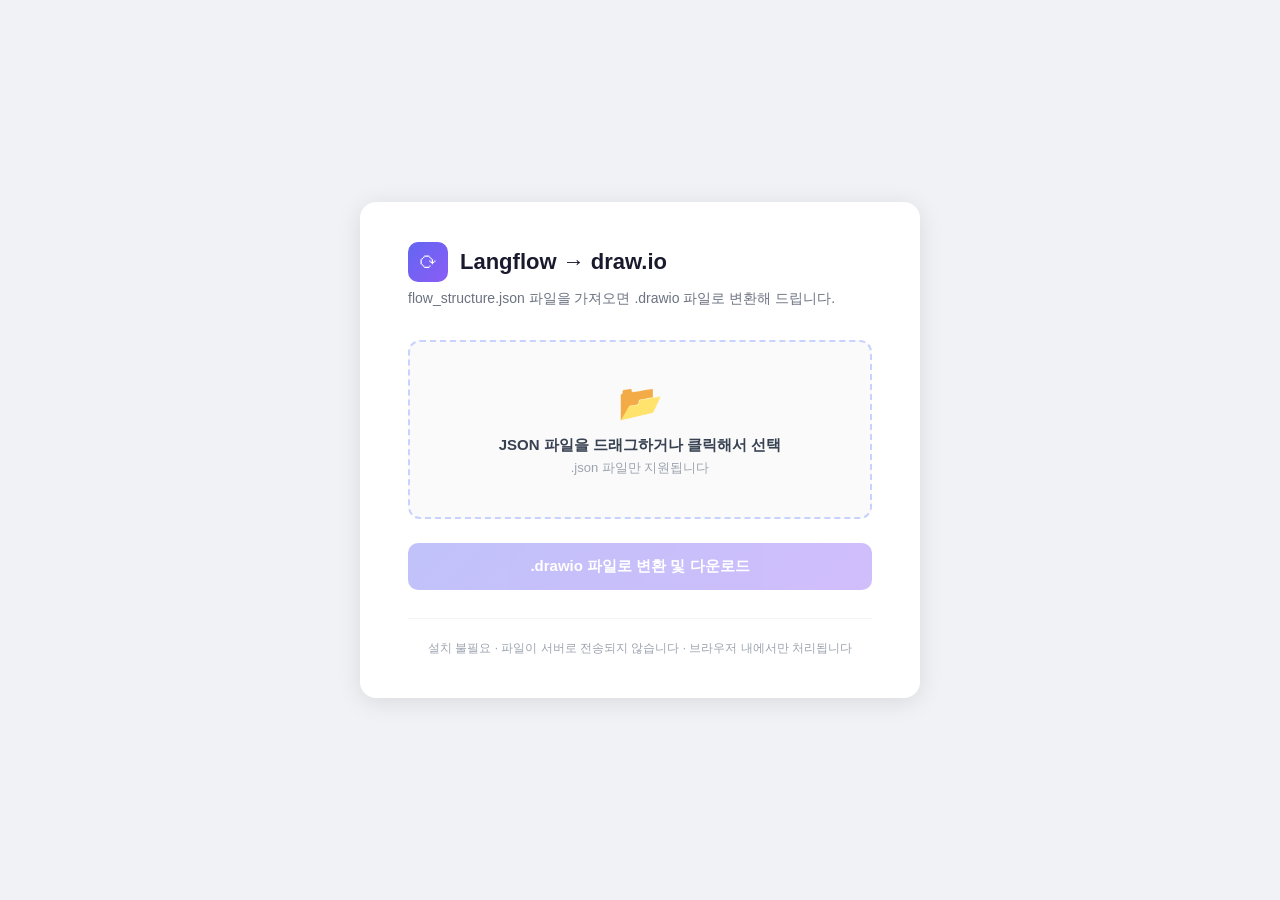
<file: flow_to_drawio.html>
<!DOCTYPE html>
<html lang="ko">
<head>
  <meta charset="UTF-8" />
  <meta name="viewport" content="width=device-width, initial-scale=1.0" />
  <title>Langflow → draw.io 변환기</title>
  <style>
    *, *::before, *::after { box-sizing: border-box; margin: 0; padding: 0; }

    body {
      font-family: -apple-system, BlinkMacSystemFont, "Segoe UI", Roboto, sans-serif;
      background: #f0f2f5;
      min-height: 100vh;
      display: flex;
      align-items: center;
      justify-content: center;
      padding: 24px;
    }

    .card {
      background: #fff;
      border-radius: 16px;
      box-shadow: 0 4px 24px rgba(0,0,0,0.10);
      padding: 40px 48px;
      max-width: 560px;
      width: 100%;
    }

    .logo {
      display: flex;
      align-items: center;
      gap: 12px;
      margin-bottom: 8px;
    }

    .logo-icon {
      width: 40px;
      height: 40px;
      background: linear-gradient(135deg, #6366f1, #8b5cf6);
      border-radius: 10px;
      display: flex;
      align-items: center;
      justify-content: center;
      color: #fff;
      font-size: 20px;
    }

    h1 {
      font-size: 22px;
      font-weight: 700;
      color: #1a1a2e;
    }

    .subtitle {
      color: #6b7280;
      font-size: 14px;
      margin-bottom: 32px;
      margin-top: 4px;
    }

    /* Drop zone */
    .dropzone {
      border: 2px dashed #c7d2fe;
      border-radius: 12px;
      padding: 40px 24px;
      text-align: center;
      cursor: pointer;
      transition: border-color 0.2s, background 0.2s;
      background: #fafafa;
      position: relative;
    }

    .dropzone.hover {
      border-color: #6366f1;
      background: #eef2ff;
    }

    .dropzone.has-file {
      border-color: #10b981;
      background: #f0fdf4;
    }

    .dropzone input[type="file"] {
      position: absolute;
      inset: 0;
      opacity: 0;
      cursor: pointer;
      width: 100%;
      height: 100%;
    }

    .drop-icon {
      font-size: 36px;
      margin-bottom: 12px;
    }

    .drop-title {
      font-size: 15px;
      font-weight: 600;
      color: #374151;
      margin-bottom: 4px;
    }

    .drop-hint {
      font-size: 13px;
      color: #9ca3af;
    }

    /* File info */
    .file-info {
      display: none;
      align-items: center;
      gap: 12px;
      margin-top: 16px;
      padding: 12px 16px;
      background: #f3f4f6;
      border-radius: 8px;
    }

    .file-info.visible { display: flex; }

    .file-icon { font-size: 22px; }

    .file-details { flex: 1; min-width: 0; }

    .file-name {
      font-size: 14px;
      font-weight: 600;
      color: #111827;
      white-space: nowrap;
      overflow: hidden;
      text-overflow: ellipsis;
    }

    .file-meta { font-size: 12px; color: #6b7280; margin-top: 2px; }

    .remove-btn {
      background: none;
      border: none;
      cursor: pointer;
      color: #9ca3af;
      font-size: 18px;
      padding: 4px;
      border-radius: 4px;
      line-height: 1;
    }

    .remove-btn:hover { color: #ef4444; background: #fee2e2; }

    /* Stats */
    .stats {
      display: none;
      gap: 12px;
      margin-top: 16px;
    }

    .stats.visible { display: flex; }

    .stat {
      flex: 1;
      background: #f9fafb;
      border: 1px solid #e5e7eb;
      border-radius: 8px;
      padding: 10px 14px;
      text-align: center;
    }

    .stat-value {
      font-size: 22px;
      font-weight: 700;
      color: #6366f1;
    }

    .stat-label { font-size: 11px; color: #9ca3af; margin-top: 2px; }

    /* Convert button */
    .convert-btn {
      width: 100%;
      margin-top: 24px;
      padding: 14px;
      background: linear-gradient(135deg, #6366f1, #8b5cf6);
      color: #fff;
      border: none;
      border-radius: 10px;
      font-size: 15px;
      font-weight: 600;
      cursor: pointer;
      transition: opacity 0.2s, transform 0.1s;
    }

    .convert-btn:disabled {
      opacity: 0.4;
      cursor: not-allowed;
      transform: none;
    }

    .convert-btn:not(:disabled):hover { opacity: 0.92; }
    .convert-btn:not(:disabled):active { transform: scale(0.99); }

    /* Toast */
    .toast {
      display: none;
      align-items: center;
      gap: 10px;
      margin-top: 16px;
      padding: 12px 16px;
      border-radius: 8px;
      font-size: 14px;
    }

    .toast.success {
      display: flex;
      background: #f0fdf4;
      border: 1px solid #bbf7d0;
      color: #15803d;
    }

    .toast.error {
      display: flex;
      background: #fef2f2;
      border: 1px solid #fecaca;
      color: #b91c1c;
    }

    .footer {
      margin-top: 28px;
      padding-top: 20px;
      border-top: 1px solid #f3f4f6;
      font-size: 12px;
      color: #9ca3af;
      text-align: center;
      line-height: 1.6;
    }
  </style>
</head>
<body>
<div class="card">
  <div class="logo">
    <div class="logo-icon">⟳</div>
    <h1>Langflow → draw.io</h1>
  </div>
  <p class="subtitle">flow_structure.json 파일을 가져오면 .drawio 파일로 변환해 드립니다.</p>

  <!-- Drop zone -->
  <div class="dropzone" id="dropzone">
    <input type="file" id="fileInput" accept=".json,application/json" />
    <div class="drop-icon">📂</div>
    <div class="drop-title">JSON 파일을 드래그하거나 클릭해서 선택</div>
    <div class="drop-hint">.json 파일만 지원됩니다</div>
  </div>

  <!-- Selected file info -->
  <div class="file-info" id="fileInfo">
    <span class="file-icon">📄</span>
    <div class="file-details">
      <div class="file-name" id="fileName"></div>
      <div class="file-meta" id="fileMeta"></div>
    </div>
    <button class="remove-btn" id="removeBtn" title="파일 제거">✕</button>
  </div>

  <!-- Stats -->
  <div class="stats" id="stats">
    <div class="stat">
      <div class="stat-value" id="statNodes">—</div>
      <div class="stat-label">노드</div>
    </div>
    <div class="stat">
      <div class="stat-value" id="statEdges">—</div>
      <div class="stat-label">엣지</div>
    </div>
    <div class="stat">
      <div class="stat-value" id="statName">—</div>
      <div class="stat-label">플로우 이름</div>
    </div>
  </div>

  <!-- Convert button -->
  <button class="convert-btn" id="convertBtn" disabled>
    .drawio 파일로 변환 및 다운로드
  </button>

  <!-- Result toast -->
  <div class="toast" id="toast"></div>

  <div class="footer">
    설치 불필요 · 파일이 서버로 전송되지 않습니다 · 브라우저 내에서만 처리됩니다
  </div>
</div>

<script>
// ─────────────────────────────────────────────
// draw.io 스타일 상수
// ─────────────────────────────────────────────
const COMPONENT_STYLES = {
  // Langflow 기본 컴포넌트
  ChatInput:         "rounded=1;whiteSpace=wrap;html=1;fillColor=#dae8fc;strokeColor=#6c8ebf;fontStyle=1;fontSize=12;",
  ChatOutput:        "rounded=1;whiteSpace=wrap;html=1;fillColor=#d5e8d4;strokeColor=#82b366;fontStyle=1;fontSize=12;",
  TextInput:         "rounded=1;whiteSpace=wrap;html=1;fillColor=#fff2cc;strokeColor=#d6b656;fontSize=11;",
  OpenAIModel:       "rounded=1;whiteSpace=wrap;html=1;fillColor=#f8cecc;strokeColor=#b85450;fontStyle=1;fontSize=12;",
  Prompt:            "rounded=1;whiteSpace=wrap;html=1;fillColor=#e1d5e7;strokeColor=#9673a6;fontSize=12;",
  // flow_structure.json 타입
  LLM:               "rounded=1;whiteSpace=wrap;html=1;fillColor=#f8cecc;strokeColor=#b85450;fontStyle=1;fontSize=12;",
  Memory:            "rounded=1;whiteSpace=wrap;html=1;fillColor=#fff2cc;strokeColor=#d6b656;fontSize=11;",
  ConditionalRouter: "rhombus;whiteSpace=wrap;html=1;fillColor=#ffe6cc;strokeColor=#d79b00;fontSize=11;",
  Tool:              "rounded=1;whiteSpace=wrap;html=1;fillColor=#d5e8d4;strokeColor=#82b366;fontSize=11;",
  Agent:             "rounded=1;whiteSpace=wrap;html=1;fillColor=#dae8fc;strokeColor=#6c8ebf;fontStyle=1;fontSize=12;",
  APICall:           "rounded=1;whiteSpace=wrap;html=1;fillColor=#f5f5f5;strokeColor=#666666;fontSize=11;",
  Output:            "rounded=1;whiteSpace=wrap;html=1;fillColor=#d5e8d4;strokeColor=#82b366;fontStyle=1;fontSize=12;",
};

const DEFAULT_NODE_STYLE =
  "rounded=1;whiteSpace=wrap;html=1;fillColor=#f5f5f5;strokeColor=#666666;fontColor=#333333;fontSize=11;";

const EDGE_STYLE =
  "edgeStyle=orthogonalEdgeStyle;rounded=0;orthogonalLoop=1;jettySize=auto;" +
  "exitX=1;exitY=0.5;exitDx=0;exitDy=0;entryX=0;entryY=0.5;entryDx=0;entryDy=0;";

// ConditionalRouter는 더 크게
const NODE_WIDTH  = 200;
const NODE_HEIGHT = 70;
const COLS        = 4;    // 자동 배치: 한 행당 노드 수
const COL_GAP     = 260;  // 열 간격 (px)
const ROW_GAP     = 120;  // 행 간격 (px)
const MARGIN      = 40;   // 시작 여백

// ─────────────────────────────────────────────
// JSON 구조 정규화 (두 가지 포맷 모두 지원)
// ─────────────────────────────────────────────
// 포맷 A: flow_structure.json  → { name, nodes[], edges[] }
// 포맷 B: Langflow export      → { data: { nodes[], edges[] } }
function normalizeFlow(flow) {
  // 포맷 A: 루트에 nodes 배열이 있는 경우
  if (Array.isArray(flow.nodes)) {
    const nodes = flow.nodes.map((n, idx) => ({
      id:          n.id || `node_${idx}`,
      type:        n.type || "Unknown",
      label:       n.label || n.id || "Unknown",
      description: n.description || "",
      subtype:     n.subtype || "",
      // 위치 정보가 없으면 그리드 자동 배치
      x: n.position ? Math.round(n.position.x) : MARGIN + (idx % COLS) * COL_GAP,
      y: n.position ? Math.round(n.position.y) : MARGIN + Math.floor(idx / COLS) * ROW_GAP,
    }));

    const edges = (flow.edges || []).map((e, idx) => ({
      id:     e.id || `edge_${idx}`,
      source: e.source || e.from || "",
      target: e.target || e.to   || "",
      label:  e.label  || e.condition || "",
    }));

    return { name: flow.name || "flow", nodes, edges };
  }

  // 포맷 B: Langflow export (data.nodes)
  const data  = flow.data || {};
  const rawNodes = data.nodes || [];
  const rawEdges = data.edges || [];

  const nodes = rawNodes.map((n, idx) => {
    const nd = n.data || {};
    const info = nd.node || {};
    return {
      id:          n.id || `node_${idx}`,
      type:        nd.type || "Unknown",
      label:       info.display_name || nd.type || "Unknown",
      description: info.description  || "",
      subtype:     "",
      x: n.position ? Math.round(n.position.x) : MARGIN + (idx % COLS) * COL_GAP,
      y: n.position ? Math.round(n.position.y) : MARGIN + Math.floor(idx / COLS) * ROW_GAP,
    };
  });

  const edges = rawEdges.map((e, idx) => ({
    id:     e.id || `edge_${idx}`,
    source: e.source || "",
    target: e.target || "",
    label:  e.sourceHandle && e.targetHandle
              ? `${e.sourceHandle} → ${e.targetHandle}`
              : "",
  }));

  return { name: flow.name || "flow", nodes, edges };
}

// ─────────────────────────────────────────────
// 유틸
// ─────────────────────────────────────────────
function escape(str) {
  return String(str)
    .replace(/&/g, "&amp;")
    .replace(/</g, "&lt;")
    .replace(/>/g, "&gt;")
    .replace(/"/g, "&quot;");
}

function nodeStyle(type) {
  return COMPONENT_STYLES[type] || DEFAULT_NODE_STYLE;
}

function nodeSize(type) {
  // ConditionalRouter(다이아몬드)는 더 크게
  if (type === "ConditionalRouter") return { w: 220, h: 100 };
  return { w: NODE_WIDTH, h: NODE_HEIGHT };
}

// ─────────────────────────────────────────────
// 변환 함수
// ─────────────────────────────────────────────
function convertToDrawio(flow) {
  const { name, nodes, edges } = normalizeFlow(flow);

  const lines = [];
  lines.push('<?xml version="1.0" encoding="UTF-8"?>');
  lines.push('<mxGraphModel dx="1422" dy="762" grid="1" gridSize="10" guides="1" tooltips="1"' +
    ' connect="1" arrows="1" fold="1" page="1" pageScale="1"' +
    ' pageWidth="1654" pageHeight="1169" math="0" shadow="0">');
  lines.push('  <root>');
  lines.push('    <mxCell id="0"/>');
  lines.push('    <mxCell id="1" parent="0"/>');

  // Nodes
  for (const node of nodes) {
    const id    = escape(node.id);
    const style = escape(nodeStyle(node.type));
    const { w, h } = nodeSize(node.type);

    // 라벨: bold 이름 + 이탤릭 타입 (다르면)
    let labelParts = [`&lt;b&gt;${escape(node.label)}&lt;/b&gt;`];
    if (node.type && node.type !== node.label) {
      labelParts.push(`&lt;i style='font-size:9px'&gt;${escape(node.type)}&lt;/i&gt;`);
    }
    if (node.subtype) {
      labelParts.push(`&lt;i style='font-size:9px;color:#888'&gt;[${escape(node.subtype)}]&lt;/i&gt;`);
    }
    const label = labelParts.join("&lt;br/&gt;");

    // description을 tooltip으로
    const tooltip = node.description ? ` tooltip="${escape(node.description)}"` : "";

    lines.push(
      `    <mxCell id="${id}" value="${label}"${tooltip} style="${style}" vertex="1" parent="1">`
    );
    lines.push(
      `      <mxGeometry x="${node.x}" y="${node.y}" width="${w}" height="${h}" as="geometry"/>`
    );
    lines.push("    </mxCell>");
  }

  // Edges
  for (const edge of edges) {
    const id    = escape(edge.id);
    const src   = escape(edge.source);
    const tgt   = escape(edge.target);
    const label = escape(edge.label || "");

    lines.push(
      `    <mxCell id="${id}" value="${label}" style="${escape(EDGE_STYLE)}"` +
      ` edge="1" source="${src}" target="${tgt}" parent="1">`
    );
    lines.push('      <mxGeometry relative="1" as="geometry"/>');
    lines.push("    </mxCell>");
  }

  lines.push("  </root>");
  lines.push("</mxGraphModel>");

  return lines.join("\n");
}

// ─────────────────────────────────────────────
// UI 로직
// ─────────────────────────────────────────────
let currentFlow    = null;
let currentFileName = "";

const dropzone   = document.getElementById("dropzone");
const fileInput  = document.getElementById("fileInput");
const fileInfo   = document.getElementById("fileInfo");
const fileName   = document.getElementById("fileName");
const fileMeta   = document.getElementById("fileMeta");
const removeBtn  = document.getElementById("removeBtn");
const statsEl    = document.getElementById("stats");
const statNodes  = document.getElementById("statNodes");
const statEdges  = document.getElementById("statEdges");
const statName   = document.getElementById("statName");
const convertBtn = document.getElementById("convertBtn");
const toast      = document.getElementById("toast");

function showToast(type, msg) {
  toast.className = `toast ${type}`;
  toast.innerHTML = (type === "success" ? "✅ " : "❌ ") + msg;
}

function clearToast() {
  toast.className = "toast";
  toast.textContent = "";
}

function resetUI() {
  currentFlow = null;
  currentFileName = "";
  fileInfo.classList.remove("visible");
  statsEl.classList.remove("visible");
  dropzone.classList.remove("has-file");
  convertBtn.disabled = true;
  clearToast();
  fileInput.value = "";
}

function loadFile(file) {
  if (!file) return;
  if (!file.name.endsWith(".json")) {
    showToast("error", ".json 파일만 지원됩니다.");
    return;
  }

  const reader = new FileReader();
  reader.onload = (e) => {
    try {
      const flow = JSON.parse(e.target.result);
      // 두 포맷 모두 지원: 포맷A(flow.nodes) / 포맷B(flow.data.nodes)
      const normalized = normalizeFlow(flow);

      currentFlow     = flow;
      currentFileName = file.name;

      // Update file info
      fileName.textContent = file.name;
      fileMeta.textContent = `${(file.size / 1024).toFixed(1)} KB`;
      fileInfo.classList.add("visible");

      // Update stats
      statNodes.textContent = normalized.nodes.length;
      statEdges.textContent = normalized.edges.length;
      statName.textContent  = normalized.name || "—";
      statsEl.classList.add("visible");

      dropzone.classList.add("has-file");
      convertBtn.disabled = false;
      clearToast();
    } catch {
      showToast("error", "JSON 파싱 실패: 올바른 Langflow flow 파일인지 확인하세요.");
    }
  };
  reader.readAsText(file);
}

// Drag & drop
dropzone.addEventListener("dragover", (e) => {
  e.preventDefault();
  dropzone.classList.add("hover");
});
dropzone.addEventListener("dragleave", () => dropzone.classList.remove("hover"));
dropzone.addEventListener("drop", (e) => {
  e.preventDefault();
  dropzone.classList.remove("hover");
  const file = e.dataTransfer.files[0];
  if (file) loadFile(file);
});

// File picker
fileInput.addEventListener("change", () => {
  if (fileInput.files[0]) loadFile(fileInput.files[0]);
});

// Remove file
removeBtn.addEventListener("click", (e) => {
  e.stopPropagation();
  resetUI();
});

// Convert & download
convertBtn.addEventListener("click", () => {
  if (!currentFlow) return;

  try {
    const xml       = convertToDrawio(currentFlow);
    const blob      = new Blob([xml], { type: "application/xml" });
    const url       = URL.createObjectURL(blob);
    const a         = document.createElement("a");
    const outName   = currentFileName.replace(/\.json$/i, ".drawio");

    a.href     = url;
    a.download = outName;
    a.click();
    URL.revokeObjectURL(url);

    const nodes = (currentFlow.data?.nodes || []).length;
    const edges = (currentFlow.data?.edges || []).length;
    showToast("success", `${outName} 다운로드 완료 (노드 ${nodes}개, 엣지 ${edges}개)`);
  } catch (err) {
    showToast("error", `변환 실패: ${err.message}`);
  }
});
</script>
</body>
</html>
</file>
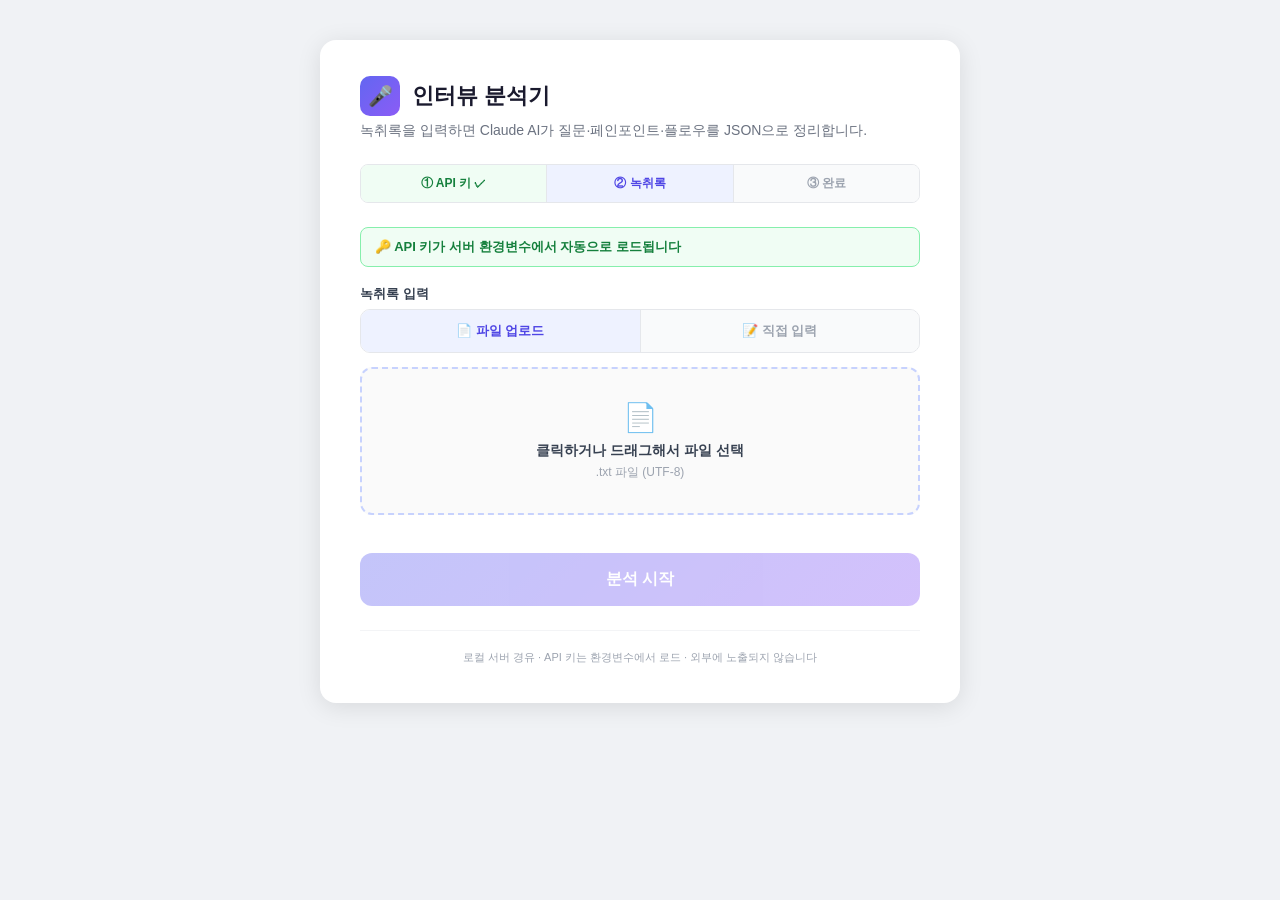
<file: interview_analyzer.html>
<!DOCTYPE html>
<html lang="ko">
<head>
  <meta charset="UTF-8" />
  <meta name="viewport" content="width=device-width, initial-scale=1.0, maximum-scale=1.0, user-scalable=no" />
  <meta name="apple-mobile-web-app-capable" content="yes" />
  <title>인터뷰 분석기 — Interview Insights</title>
  <style>
    *, *::before, *::after { box-sizing: border-box; margin: 0; padding: 0; }
    :root { --safe-b: env(safe-area-inset-bottom, 0px); }

    body {
      font-family: -apple-system, BlinkMacSystemFont, "Segoe UI", Roboto, sans-serif;
      background: #f0f2f5;
      min-height: 100vh; min-height: 100dvh;
      display: flex; align-items: flex-start; justify-content: center;
      padding: 40px 24px;
      -webkit-text-size-adjust: 100%;
    }

    .card {
      background: #fff; border-radius: 16px;
      box-shadow: 0 4px 24px rgba(0,0,0,0.10);
      padding: 36px 40px; max-width: 640px; width: 100%;
    }

    .logo { display: flex; align-items: center; gap: 12px; margin-bottom: 6px; }
    .logo-icon {
      width: 40px; height: 40px; flex-shrink: 0;
      background: linear-gradient(135deg, #6366f1, #8b5cf6);
      border-radius: 10px; display: flex; align-items: center;
      justify-content: center; color: #fff; font-size: 20px;
    }
    h1 { font-size: 22px; font-weight: 700; color: #1a1a2e; }
    .subtitle { color: #6b7280; font-size: 14px; margin-bottom: 24px; margin-top: 4px; }

    /* Steps */
    .steps {
      display: flex; margin-bottom: 24px;
      border-radius: 8px; overflow: hidden; border: 1px solid #e5e7eb;
    }
    .step {
      flex: 1; padding: 10px 4px; text-align: center;
      font-size: 12px; font-weight: 600; color: #9ca3af;
      background: #f9fafb; border-right: 1px solid #e5e7eb; white-space: nowrap;
    }
    .step:last-child { border-right: none; }
    .step.active { background: #eef2ff; color: #4f46e5; }
    .step.done   { background: #f0fdf4; color: #15803d; }

    .env-badge {
      display: flex; align-items: center; gap: 8px;
      background: #f0fdf4; border: 1px solid #86efac;
      border-radius: 8px; padding: 10px 14px;
      font-size: 13px; color: #15803d; font-weight: 600;
      margin-bottom: 18px;
    }

    /* Fields */
    label { display: block; font-size: 13px; font-weight: 600; color: #374151; margin-bottom: 6px; }
    label span { font-weight: 400; color: #9ca3af; font-size: 12px; margin-left: 4px; }
    .field { margin-bottom: 18px; }

    /* 16px prevents iOS auto-zoom */
    input[type="password"], input[type="text"], textarea {
      width: 100%; padding: 12px 14px;
      border: 1px solid #d1d5db; border-radius: 8px;
      font-size: 16px; color: #111827; font-family: inherit;
      -webkit-appearance: none;
      transition: border-color .2s, box-shadow .2s;
    }
    input:focus, textarea:focus {
      outline: none; border-color: #6366f1;
      box-shadow: 0 0 0 3px rgba(99,102,241,.12);
    }

    .save-key {
      display: flex; align-items: center; gap: 6px;
      font-size: 12px; color: #9ca3af; margin-top: 6px;
      cursor: pointer; -webkit-tap-highlight-color: transparent;
    }
    .save-key input[type="checkbox"] { width: 16px; height: 16px; }

    .tip {
      background: #fefce8; border: 1px solid #fde68a;
      border-radius: 8px; padding: 10px 14px;
      font-size: 12px; color: #92400e; margin-bottom: 18px; line-height: 1.6;
    }

    /* Input mode tabs */
    .input-tabs {
      display: flex; border: 1px solid #e5e7eb;
      border-radius: 10px; overflow: hidden; margin-bottom: 14px;
    }
    .tab-btn {
      flex: 1; padding: 12px 6px; border: none; background: #f9fafb;
      font-size: 13px; font-weight: 600; color: #9ca3af;
      cursor: pointer; text-align: center;
      border-right: 1px solid #e5e7eb;
      -webkit-tap-highlight-color: transparent;
      transition: background .2s, color .2s;
    }
    .tab-btn:last-child { border-right: none; }
    .tab-btn.active { background: #eef2ff; color: #4f46e5; }
    .tab-btn:active  { background: #e0e7ff; }

    .tab-panel { display: none; }
    .tab-panel.active { display: block; }

    /* Drop zone */
    .dropzone {
      border: 2px dashed #c7d2fe; border-radius: 12px;
      padding: 32px 16px; text-align: center; cursor: pointer;
      background: #fafafa; transition: border-color .2s, background .2s;
      position: relative;
      min-height: 110px; display: flex; flex-direction: column;
      align-items: center; justify-content: center;
    }
    .dropzone.hover  { border-color: #6366f1; background: #eef2ff; }
    .dropzone.loaded { border-color: #10b981; background: #f0fdf4; }
    .dropzone input[type="file"] {
      position: absolute; inset: 0; opacity: 0; cursor: pointer;
      width: 100%; height: 100%;
    }
    .drop-icon  { font-size: 28px; margin-bottom: 8px; }
    .drop-title { font-size: 14px; font-weight: 600; color: #374151; }
    .drop-hint  { font-size: 12px; color: #9ca3af; margin-top: 4px; }

    .file-badge {
      display: none; align-items: center; gap: 10px; margin-top: 12px;
      padding: 12px 14px; background: #f3f4f6; border-radius: 8px;
    }
    .file-badge.visible { display: flex; }
    .file-badge-name {
      font-size: 13px; font-weight: 600; flex: 1;
      overflow: hidden; text-overflow: ellipsis; white-space: nowrap;
    }
    .file-badge-meta { font-size: 11px; color: #6b7280; flex-shrink: 0; }
    .remove-btn {
      background: none; border: none; cursor: pointer; color: #9ca3af;
      font-size: 18px; border-radius: 6px;
      min-width: 44px; min-height: 44px;
      display: flex; align-items: center; justify-content: center;
    }
    .remove-btn:hover, .remove-btn:active { color: #ef4444; background: #fee2e2; }

    /* Paste area */
    .paste-area {
      width: 100%; min-height: 180px; resize: vertical;
      font-size: 15px; line-height: 1.7;
    }
    .char-count { text-align: right; font-size: 11px; color: #9ca3af; margin-top: 4px; }

    /* Buttons */
    .analyse-btn {
      width: 100%; margin-top: 20px; padding: 16px;
      background: linear-gradient(135deg, #6366f1, #8b5cf6);
      color: #fff; border: none; border-radius: 12px;
      font-size: 16px; font-weight: 600; cursor: pointer;
      min-height: 52px; transition: opacity .2s, transform .1s;
    }
    .analyse-btn:disabled { opacity: 0.38; cursor: not-allowed; }
    .analyse-btn:not(:disabled):hover { opacity: 0.90; }
    .analyse-btn:not(:disabled):active { transform: scale(0.98); }

    .download-btn {
      width: 100%; padding: 15px;
      background: #10b981; color: #fff;
      border: none; border-radius: 10px;
      font-size: 15px; font-weight: 600; cursor: pointer;
      min-height: 52px; transition: opacity .2s;
    }
    .download-btn:hover, .download-btn:active { opacity: 0.88; }

    .reset-btn {
      width: 100%; margin-top: 10px; padding: 12px;
      background: none; border: 1px solid #d1d5db;
      border-radius: 8px; font-size: 14px; color: #6b7280;
      cursor: pointer; min-height: 48px;
    }
    .reset-btn:hover, .reset-btn:active { background: #f3f4f6; }

    /* Progress */
    .progress {
      display: none; margin-top: 18px;
      padding: 14px 16px; background: #eff6ff;
      border: 1px solid #bfdbfe; border-radius: 10px;
    }
    .progress.visible { display: block; }
    .progress-bar-wrap {
      height: 6px; background: #dbeafe; border-radius: 3px;
      margin-bottom: 10px; overflow: hidden;
    }
    .progress-bar {
      height: 100%; background: #6366f1; border-radius: 3px;
      width: 0%; transition: width .4s ease;
    }
    .progress-text { font-size: 13px; color: #1d4ed8; }

    /* Result */
    .result-section { display: none; margin-top: 18px; }
    .result-section.visible { display: block; }
    .result-preview {
      background: #f8fafc; border: 1px solid #e2e8f0;
      border-radius: 10px; padding: 14px 16px; margin-bottom: 14px;
    }
    .result-title { font-size: 15px; font-weight: 700; margin-bottom: 12px; }
    .result-badges { display: flex; gap: 8px; flex-wrap: wrap; }
    .rbadge { padding: 5px 12px; border-radius: 20px; font-size: 12px; font-weight: 600; }
    .rbadge-q  { background: #fef9c3; color: #854d0e; }
    .rbadge-pp { background: #fee2e2; color: #991b1b; }
    .rbadge-fl { background: #ede9fe; color: #5b21b6; }

    /* Error */
    .error-box {
      display: none; margin-top: 14px; padding: 12px 16px;
      background: #fef2f2; border: 1px solid #fecaca;
      border-radius: 8px; color: #b91c1c; font-size: 13px;
    }
    .error-box.visible { display: block; }

    .footer {
      margin-top: 24px; padding-top: 18px;
      border-top: 1px solid #f3f4f6;
      font-size: 11px; color: #9ca3af; text-align: center; line-height: 1.6;
    }

    /* ═══ MOBILE ═══════════════════════════════════ */
    @media (max-width: 640px) {
      body { padding: 0; background: #fff; }
      .card {
        border-radius: 0; box-shadow: none;
        padding: 20px 16px;
        padding-bottom: calc(20px + var(--safe-b));
        max-width: 100%;
      }
      h1 { font-size: 20px; }
      .subtitle { font-size: 13px; margin-bottom: 16px; }
      .steps { margin-bottom: 16px; }
      .step { padding: 9px 2px; font-size: 11px; }
      .field { margin-bottom: 14px; }
      .tab-btn { padding: 14px 4px; font-size: 12px; }
      .dropzone { padding: 24px 12px; min-height: 96px; }
      .drop-icon { font-size: 24px; margin-bottom: 6px; }
      .drop-title { font-size: 13px; }
      .paste-area { min-height: 140px; }
      .tip { font-size: 11px; padding: 8px 12px; }
      .footer { font-size: 10px; }

      .analyse-btn {
        position: sticky; bottom: 0; z-index: 10;
        border-radius: 0;
        margin: 16px -16px 0; width: calc(100% + 32px);
        padding-bottom: calc(16px + var(--safe-b));
      }
    }
  </style>
</head>
<body>
<div class="card">
  <div class="logo">
    <div class="logo-icon">🎤</div>
    <h1>인터뷰 분석기</h1>
  </div>
  <p class="subtitle">녹취록을 입력하면 Claude AI가 질문·페인포인트·플로우를 JSON으로 정리합니다.</p>

  <div class="steps">
    <div class="step done"   id="step1">① API 키 ✓</div>
    <div class="step active" id="step2">② 녹취록</div>
    <div class="step"        id="step3">③ 완료</div>
  </div>

  <div class="env-badge">
    🔑 API 키가 서버 환경변수에서 자동으로 로드됩니다
  </div>

  <!-- Input mode tabs -->
  <div class="field">
    <label>녹취록 입력</label>
    <div class="input-tabs">
      <button class="tab-btn active" data-tab="file">📄 파일 업로드</button>
      <button class="tab-btn"        data-tab="paste">📝 직접 입력</button>
    </div>

    <!-- Tab: File -->
    <div class="tab-panel active" id="panel-file">
      <div class="dropzone" id="dropzone">
        <input type="file" id="fileInput" accept=".txt,text/plain" />
        <div class="drop-icon">📄</div>
        <div class="drop-title" id="dropTitle">탭해서 텍스트 파일 선택</div>
        <div class="drop-hint">.txt 파일 (UTF-8)</div>
      </div>
      <div class="file-badge" id="fileBadge">
        <span>📄</span>
        <span class="file-badge-name" id="fbName"></span>
        <span class="file-badge-meta" id="fbMeta"></span>
        <button class="remove-btn" id="removeBtn">✕</button>
      </div>
    </div>

    <!-- Tab: Paste -->
    <div class="tab-panel" id="panel-paste">
      <textarea class="paste-area" id="pasteArea"
        placeholder="녹취록을 여기에 붙여넣으세요.&#10;&#10;클로바노트, 다글로, 보이스메모 등에서 복사한 텍스트를 그대로 붙여넣기 하면 됩니다."></textarea>
      <div class="char-count" id="charCount">0자</div>
    </div>
  </div>

  <button class="analyse-btn" id="analyseBtn" disabled>분석 시작</button>

  <div class="progress" id="progress">
    <div class="progress-bar-wrap"><div class="progress-bar" id="progressBar"></div></div>
    <div class="progress-text" id="progressText">분석 준비 중…</div>
  </div>

  <div class="error-box" id="errorBox"></div>

  <div class="result-section" id="resultSection">
    <div class="result-preview">
      <div class="result-title" id="resultTitle"></div>
      <div class="result-badges">
        <span class="rbadge rbadge-q"  id="rQ"></span>
        <span class="rbadge rbadge-pp" id="rPP"></span>
        <span class="rbadge rbadge-fl" id="rFL"></span>
      </div>
    </div>
    <button class="download-btn" id="downloadBtn">⬇ JSON 다운로드</button>
    <button class="reset-btn"    id="resetBtn">다른 인터뷰 분석</button>
  </div>

  <div class="footer">
    로컬 서버 경유 · API 키는 환경변수에서 로드 · 외부에 노출되지 않습니다
  </div>
</div>

<script>
// ══════════════════════════════════════════════════════════════
// State & DOM
// ══════════════════════════════════════════════════════════════
let transcriptText = "";
let transcriptName = "";
let resultJSON     = null;

const $ = id => document.getElementById(id);

const analyseBtn  = $("analyseBtn");
const progress    = $("progress");
const progressBar = $("progressBar");
const progressTxt = $("progressText");
const errorBox    = $("errorBox");
const resultSec   = $("resultSection");
const resultTitle = $("resultTitle");
const downloadBtn = $("downloadBtn");
const resetBtn    = $("resetBtn");
const s1 = $("step1"), s2 = $("step2"), s3 = $("step3");

const dropzone  = $("dropzone");
const fileInput = $("fileInput");
const fileBadge = $("fileBadge");
const fbName    = $("fbName");
const fbMeta    = $("fbMeta");
const removeBtn = $("removeBtn");
const pasteArea = $("pasteArea");
const charCount = $("charCount");

// ══════════════════════════════════════════════════════════════
// Tab switching
// ══════════════════════════════════════════════════════════════
document.querySelectorAll(".tab-btn").forEach(btn => {
  btn.addEventListener("click", () => {
    document.querySelectorAll(".tab-btn").forEach(b => b.classList.remove("active"));
    document.querySelectorAll(".tab-panel").forEach(p => p.classList.remove("active"));
    btn.classList.add("active");
    $("panel-" + btn.dataset.tab).classList.add("active");
  });
});

// ══════════════════════════════════════════════════════════════
// Detect touch → adjust drop-zone label
// ══════════════════════════════════════════════════════════════
if (!("ontouchstart" in window) && navigator.maxTouchPoints === 0) {
  $("dropTitle").textContent = "클릭하거나 드래그해서 파일 선택";
}

// ══════════════════════════════════════════════════════════════
// Tab: File upload
// ══════════════════════════════════════════════════════════════
dropzone.addEventListener("dragover",  e => { e.preventDefault(); dropzone.classList.add("hover"); });
dropzone.addEventListener("dragleave", () => dropzone.classList.remove("hover"));
dropzone.addEventListener("drop", e => {
  e.preventDefault(); dropzone.classList.remove("hover");
  loadFile(e.dataTransfer.files[0]);
});
fileInput.addEventListener("change", () => loadFile(fileInput.files[0]));

function loadFile(file) {
  if (!file) return;
  const ext = file.name.split(".").pop().toLowerCase();
  if (ext !== "txt") { showError("텍스트 파일(.txt)만 지원됩니다."); return; }

  const reader = new FileReader();
  reader.onload = e => {
    transcriptText = e.target.result;
    transcriptName = file.name;
    const words = transcriptText.split(/\s+/).filter(Boolean).length;
    fbName.textContent = file.name;
    fbMeta.textContent = `${(file.size / 1024).toFixed(1)} KB · ${words.toLocaleString()}단어`;
    fileBadge.classList.add("visible");
    dropzone.classList.add("loaded");
    updateBtn(); clearError(); markDone(s2);
  };
  reader.readAsText(file, "utf-8");
}

removeBtn.addEventListener("click", e => {
  e.stopPropagation();
  transcriptText = ""; transcriptName = "";
  fileBadge.classList.remove("visible");
  dropzone.classList.remove("loaded");
  fileInput.value = "";
  updateBtn(); s2.classList.remove("done");
});

// ══════════════════════════════════════════════════════════════
// Tab: Direct paste
// ══════════════════════════════════════════════════════════════
pasteArea.addEventListener("input", () => {
  const text = pasteArea.value.trim();
  charCount.textContent = `${text.length.toLocaleString()}자`;
  if (text.length > 0) {
    transcriptText = text;
    transcriptName = "직접입력.txt";
    markDone(s2);
  } else {
    transcriptText = ""; transcriptName = "";
    s2.classList.remove("done");
  }
  updateBtn();
});

// ══════════════════════════════════════════════════════════════
// Analyse
// ══════════════════════════════════════════════════════════════
function updateBtn() {
  analyseBtn.disabled = !transcriptText;
}

analyseBtn.addEventListener("click", async () => {
  if (!transcriptText) return;

  analyseBtn.disabled = true;
  clearError();
  resultSec.classList.remove("visible");
  const wordCount = transcriptText.split(/\s+/).filter(Boolean).length;
  const chunkCount = Math.ceil(wordCount / 4000);
  const timeEst = chunkCount <= 1 ? "10~30초" : `${chunkCount * 20}~${chunkCount * 40}초`;
  showProgress(10, `녹취록 전송 중… (${wordCount.toLocaleString()}단어${chunkCount > 1 ? `, ${chunkCount}개 청크로 분할` : ""})`);

  try {
    showProgress(30, `Claude가 분석 중… (약 ${timeEst} 소요)`);

    const resp = await fetch("/analyze", {
      method: "POST",
      headers: { "content-type": "application/json" },
      body: JSON.stringify({
        transcript:  transcriptText,
        source_name: transcriptName,
      }),
    });

    showProgress(75, "응답 수신 중…");

    if (!resp.ok) {
      const err = await resp.json().catch(() => ({}));
      throw new Error(err.error || `HTTP ${resp.status}`);
    }

    showProgress(90, "결과 정리 중…");

    resultJSON = await resp.json();

    showProgress(100, "완료!");
    setTimeout(() => {
      progress.classList.remove("visible");
      showResult(resultJSON);
    }, 600);

  } catch (err) {
    hideProgress();
    analyseBtn.disabled = false;
    showError(`오류: ${err.message}`);
  }
});

// ══════════════════════════════════════════════════════════════
// Result & Download
// ══════════════════════════════════════════════════════════════
function showResult(data) {
  resultTitle.textContent = data.interview_title;
  $("rQ").textContent  = `💬 질문 ${data.questions.length}개`;
  $("rPP").textContent = `⚠️ 페인포인트 ${data.pain_points.length}개`;
  $("rFL").textContent = `🔀 플로우 ${data.flows.length}개`;
  resultSec.classList.add("visible");
  markDone(s3);
  resultSec.scrollIntoView({ behavior: "smooth", block: "start" });
}

downloadBtn.addEventListener("click", () => {
  if (!resultJSON) return;
  const blob = new Blob([JSON.stringify(resultJSON, null, 2)], { type: "application/json" });
  const url  = URL.createObjectURL(blob);
  const a    = document.createElement("a");
  a.href     = url;
  a.download = `${(resultJSON.interview_title || "interview").replace(/\s+/g, "_")}_analysis.json`;
  a.click();
  URL.revokeObjectURL(url);
});

resetBtn.addEventListener("click", () => {
  transcriptText = ""; transcriptName = ""; resultJSON = null;
  fileInput.value = ""; pasteArea.value = "";
  charCount.textContent = "0자";
  fileBadge.classList.remove("visible");
  dropzone.classList.remove("loaded");
  resultSec.classList.remove("visible");
  hideProgress(); clearError();
  analyseBtn.disabled = true;
  s2.classList.remove("done", "active");
  s3.classList.remove("done", "active");
});

// ══════════════════════════════════════════════════════════════
// Helpers
// ══════════════════════════════════════════════════════════════
function markDone(el) { el.classList.add("done"); el.classList.remove("active"); }
function showProgress(pct, msg) {
  progress.classList.add("visible");
  progressBar.style.width = pct + "%";
  progressTxt.textContent = msg;
}
function hideProgress() { progress.classList.remove("visible"); }
function showError(msg) { errorBox.className = "error-box visible"; errorBox.textContent = msg; }
function clearError()   { errorBox.className = "error-box"; errorBox.textContent = ""; }
</script>
</body>
</html>
</file>
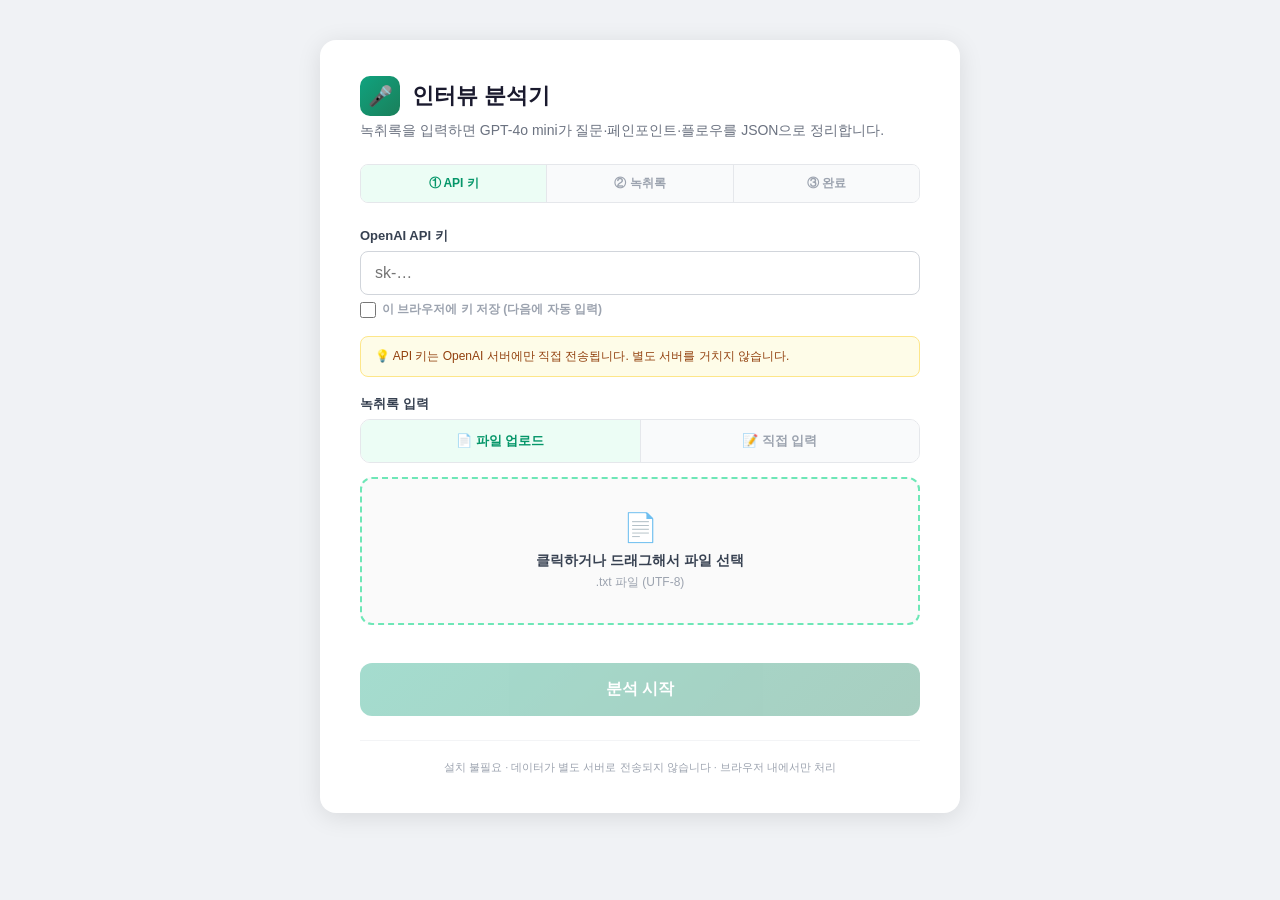
<file: interview_analyzer_openai.html>
<!DOCTYPE html>
<html lang="ko">
<head>
  <meta charset="UTF-8" />
  <meta name="viewport" content="width=device-width, initial-scale=1.0, maximum-scale=1.0, user-scalable=no" />
  <meta name="apple-mobile-web-app-capable" content="yes" />
  <title>인터뷰 분석기 — Interview Insights (OpenAI)</title>
  <style>
    *, *::before, *::after { box-sizing: border-box; margin: 0; padding: 0; }
    :root { --safe-b: env(safe-area-inset-bottom, 0px); }

    body {
      font-family: -apple-system, BlinkMacSystemFont, "Segoe UI", Roboto, sans-serif;
      background: #f0f2f5;
      min-height: 100vh; min-height: 100dvh;
      display: flex; align-items: flex-start; justify-content: center;
      padding: 40px 24px;
      -webkit-text-size-adjust: 100%;
    }

    .card {
      background: #fff; border-radius: 16px;
      box-shadow: 0 4px 24px rgba(0,0,0,0.10);
      padding: 36px 40px; max-width: 640px; width: 100%;
    }

    .logo { display: flex; align-items: center; gap: 12px; margin-bottom: 6px; }
    .logo-icon {
      width: 40px; height: 40px; flex-shrink: 0;
      background: linear-gradient(135deg, #10a37f, #1a7f5a);
      border-radius: 10px; display: flex; align-items: center;
      justify-content: center; color: #fff; font-size: 20px;
    }
    h1 { font-size: 22px; font-weight: 700; color: #1a1a2e; }
    .subtitle { color: #6b7280; font-size: 14px; margin-bottom: 24px; margin-top: 4px; }

    /* Steps */
    .steps {
      display: flex; margin-bottom: 24px;
      border-radius: 8px; overflow: hidden; border: 1px solid #e5e7eb;
    }
    .step {
      flex: 1; padding: 10px 4px; text-align: center;
      font-size: 12px; font-weight: 600; color: #9ca3af;
      background: #f9fafb; border-right: 1px solid #e5e7eb; white-space: nowrap;
    }
    .step:last-child { border-right: none; }
    .step.active { background: #ecfdf5; color: #059669; }
    .step.done   { background: #f0fdf4; color: #15803d; }

    /* Fields */
    label { display: block; font-size: 13px; font-weight: 600; color: #374151; margin-bottom: 6px; }
    label span { font-weight: 400; color: #9ca3af; font-size: 12px; margin-left: 4px; }
    .field { margin-bottom: 18px; }

    input[type="password"], input[type="text"], textarea {
      width: 100%; padding: 12px 14px;
      border: 1px solid #d1d5db; border-radius: 8px;
      font-size: 16px; color: #111827; font-family: inherit;
      -webkit-appearance: none;
      transition: border-color .2s, box-shadow .2s;
    }
    input:focus, textarea:focus {
      outline: none; border-color: #10a37f;
      box-shadow: 0 0 0 3px rgba(16,163,127,.12);
    }

    .save-key {
      display: flex; align-items: center; gap: 6px;
      font-size: 12px; color: #9ca3af; margin-top: 6px;
      cursor: pointer; -webkit-tap-highlight-color: transparent;
    }
    .save-key input[type="checkbox"] { width: 16px; height: 16px; }

    .tip {
      background: #fefce8; border: 1px solid #fde68a;
      border-radius: 8px; padding: 10px 14px;
      font-size: 12px; color: #92400e; margin-bottom: 18px; line-height: 1.6;
    }

    /* Input mode tabs */
    .input-tabs {
      display: flex; border: 1px solid #e5e7eb;
      border-radius: 10px; overflow: hidden; margin-bottom: 14px;
    }
    .tab-btn {
      flex: 1; padding: 12px 6px; border: none; background: #f9fafb;
      font-size: 13px; font-weight: 600; color: #9ca3af;
      cursor: pointer; text-align: center;
      border-right: 1px solid #e5e7eb;
      -webkit-tap-highlight-color: transparent;
      transition: background .2s, color .2s;
    }
    .tab-btn:last-child { border-right: none; }
    .tab-btn.active { background: #ecfdf5; color: #059669; }
    .tab-btn:active  { background: #d1fae5; }

    .tab-panel { display: none; }
    .tab-panel.active { display: block; }

    /* Drop zone */
    .dropzone {
      border: 2px dashed #6ee7b7; border-radius: 12px;
      padding: 32px 16px; text-align: center; cursor: pointer;
      background: #fafafa; transition: border-color .2s, background .2s;
      position: relative;
      min-height: 110px; display: flex; flex-direction: column;
      align-items: center; justify-content: center;
    }
    .dropzone.hover  { border-color: #10a37f; background: #ecfdf5; }
    .dropzone.loaded { border-color: #10b981; background: #f0fdf4; }
    .dropzone input[type="file"] {
      position: absolute; inset: 0; opacity: 0; cursor: pointer;
      width: 100%; height: 100%;
    }
    .drop-icon  { font-size: 28px; margin-bottom: 8px; }
    .drop-title { font-size: 14px; font-weight: 600; color: #374151; }
    .drop-hint  { font-size: 12px; color: #9ca3af; margin-top: 4px; }

    .file-badge {
      display: none; align-items: center; gap: 10px; margin-top: 12px;
      padding: 12px 14px; background: #f3f4f6; border-radius: 8px;
    }
    .file-badge.visible { display: flex; }
    .file-badge-name {
      font-size: 13px; font-weight: 600; flex: 1;
      overflow: hidden; text-overflow: ellipsis; white-space: nowrap;
    }
    .file-badge-meta { font-size: 11px; color: #6b7280; flex-shrink: 0; }
    .remove-btn {
      background: none; border: none; cursor: pointer; color: #9ca3af;
      font-size: 18px; border-radius: 6px;
      min-width: 44px; min-height: 44px;
      display: flex; align-items: center; justify-content: center;
    }
    .remove-btn:hover, .remove-btn:active { color: #ef4444; background: #fee2e2; }

    /* Paste area */
    .paste-area {
      width: 100%; min-height: 180px; resize: vertical;
      font-size: 15px; line-height: 1.7;
    }
    .char-count { text-align: right; font-size: 11px; color: #9ca3af; margin-top: 4px; }

    /* Buttons */
    .analyse-btn {
      width: 100%; margin-top: 20px; padding: 16px;
      background: linear-gradient(135deg, #10a37f, #1a7f5a);
      color: #fff; border: none; border-radius: 12px;
      font-size: 16px; font-weight: 600; cursor: pointer;
      min-height: 52px; transition: opacity .2s, transform .1s;
    }
    .analyse-btn:disabled { opacity: 0.38; cursor: not-allowed; }
    .analyse-btn:not(:disabled):hover { opacity: 0.90; }
    .analyse-btn:not(:disabled):active { transform: scale(0.98); }

    .download-btn {
      width: 100%; padding: 15px;
      background: #10b981; color: #fff;
      border: none; border-radius: 10px;
      font-size: 15px; font-weight: 600; cursor: pointer;
      min-height: 52px; transition: opacity .2s;
    }
    .download-btn:hover, .download-btn:active { opacity: 0.88; }

    .reset-btn {
      width: 100%; margin-top: 10px; padding: 12px;
      background: none; border: 1px solid #d1d5db;
      border-radius: 8px; font-size: 14px; color: #6b7280;
      cursor: pointer; min-height: 48px;
    }
    .reset-btn:hover, .reset-btn:active { background: #f3f4f6; }

    /* Progress */
    .progress {
      display: none; margin-top: 18px;
      padding: 14px 16px; background: #ecfdf5;
      border: 1px solid #6ee7b7; border-radius: 10px;
    }
    .progress.visible { display: block; }
    .progress-bar-wrap {
      height: 6px; background: #d1fae5; border-radius: 3px;
      margin-bottom: 10px; overflow: hidden;
    }
    .progress-bar {
      height: 100%; background: #10a37f; border-radius: 3px;
      width: 0%; transition: width .4s ease;
    }
    .progress-text { font-size: 13px; color: #065f46; }

    /* Validation badge */
    .validate-badge {
      display: none; margin-top: 8px;
      padding: 6px 10px; border-radius: 6px;
      font-size: 12px; font-weight: 600;
    }
    .validate-badge.ok   { display: block; background: #d1fae5; color: #065f46; }
    .validate-badge.warn { display: block; background: #fef3c7; color: #92400e; }
    .validate-badge.err  { display: block; background: #fee2e2; color: #991b1b; }

    /* Result */
    .result-section { display: none; margin-top: 18px; }
    .result-section.visible { display: block; }
    .result-preview {
      background: #f8fafc; border: 1px solid #e2e8f0;
      border-radius: 10px; padding: 14px 16px; margin-bottom: 14px;
    }
    .result-title { font-size: 15px; font-weight: 700; margin-bottom: 12px; }
    .result-badges { display: flex; gap: 8px; flex-wrap: wrap; }
    .rbadge { padding: 5px 12px; border-radius: 20px; font-size: 12px; font-weight: 600; }
    .rbadge-q  { background: #fef9c3; color: #854d0e; }
    .rbadge-pp { background: #fee2e2; color: #991b1b; }
    .rbadge-fl { background: #d1fae5; color: #065f46; }

    /* Error */
    .error-box {
      display: none; margin-top: 14px; padding: 12px 16px;
      background: #fef2f2; border: 1px solid #fecaca;
      border-radius: 8px; color: #b91c1c; font-size: 13px;
      white-space: pre-line;
    }
    .error-box.visible { display: block; }

    .footer {
      margin-top: 24px; padding-top: 18px;
      border-top: 1px solid #f3f4f6;
      font-size: 11px; color: #9ca3af; text-align: center; line-height: 1.6;
    }

    /* ═══ MOBILE ═══════════════════════════════════ */
    @media (max-width: 640px) {
      body { padding: 0; background: #fff; }
      .card {
        border-radius: 0; box-shadow: none;
        padding: 20px 16px;
        padding-bottom: calc(20px + var(--safe-b));
        max-width: 100%;
      }
      h1 { font-size: 20px; }
      .subtitle { font-size: 13px; margin-bottom: 16px; }
      .steps { margin-bottom: 16px; }
      .step { padding: 9px 2px; font-size: 11px; }
      .field { margin-bottom: 14px; }
      .tab-btn { padding: 14px 4px; font-size: 12px; }
      .dropzone { padding: 24px 12px; min-height: 96px; }
      .drop-icon { font-size: 24px; margin-bottom: 6px; }
      .drop-title { font-size: 13px; }
      .paste-area { min-height: 140px; }
      .tip { font-size: 11px; padding: 8px 12px; }
      .footer { font-size: 10px; }

      .analyse-btn {
        position: sticky; bottom: 0; z-index: 10;
        border-radius: 0;
        margin: 16px -16px 0; width: calc(100% + 32px);
        padding-bottom: calc(16px + var(--safe-b));
      }
    }
  </style>
</head>
<body>
<div class="card">
  <div class="logo">
    <div class="logo-icon">🎤</div>
    <h1>인터뷰 분석기</h1>
  </div>
  <p class="subtitle">녹취록을 입력하면 GPT-4o mini가 질문·페인포인트·플로우를 JSON으로 정리합니다.</p>

  <div class="steps">
    <div class="step active" id="step1">① API 키</div>
    <div class="step"        id="step2">② 녹취록</div>
    <div class="step"        id="step3">③ 완료</div>
  </div>

  <!-- API Key -->
  <div class="field">
    <label>OpenAI API 키</label>
    <input type="password" id="apiKey" placeholder="sk-…" autocomplete="off" />
    <label class="save-key">
      <input type="checkbox" id="saveKeyToggle" /> 이 브라우저에 키 저장 (다음에 자동 입력)
    </label>
  </div>

  <div class="tip">
    💡 API 키는 OpenAI 서버에만 직접 전송됩니다. 별도 서버를 거치지 않습니다.
  </div>

  <!-- Input mode tabs -->
  <div class="field">
    <label>녹취록 입력</label>
    <div class="input-tabs">
      <button class="tab-btn active" data-tab="file">📄 파일 업로드</button>
      <button class="tab-btn"        data-tab="paste">📝 직접 입력</button>
    </div>

    <!-- Tab: File -->
    <div class="tab-panel active" id="panel-file">
      <div class="dropzone" id="dropzone">
        <input type="file" id="fileInput" accept=".txt,text/plain" />
        <div class="drop-icon">📄</div>
        <div class="drop-title" id="dropTitle">탭해서 텍스트 파일 선택</div>
        <div class="drop-hint">.txt 파일 (UTF-8)</div>
      </div>
      <div class="file-badge" id="fileBadge">
        <span>📄</span>
        <span class="file-badge-name" id="fbName"></span>
        <span class="file-badge-meta" id="fbMeta"></span>
        <button class="remove-btn" id="removeBtn">✕</button>
      </div>
    </div>

    <!-- Tab: Paste -->
    <div class="tab-panel" id="panel-paste">
      <textarea class="paste-area" id="pasteArea"
        placeholder="녹취록을 여기에 붙여넣으세요.&#10;&#10;클로바노트, 다글로, 보이스메모 등에서 복사한 텍스트를 그대로 붙여넣기 하면 됩니다."></textarea>
      <div class="char-count" id="charCount">0자</div>
    </div>
  </div>

  <button class="analyse-btn" id="analyseBtn" disabled>분석 시작</button>

  <div class="progress" id="progress">
    <div class="progress-bar-wrap"><div class="progress-bar" id="progressBar"></div></div>
    <div class="progress-text" id="progressText">분석 준비 중…</div>
    <div class="validate-badge" id="validateBadge"></div>
  </div>

  <div class="error-box" id="errorBox"></div>

  <div class="result-section" id="resultSection">
    <div class="result-preview">
      <div class="result-title" id="resultTitle"></div>
      <div class="result-badges">
        <span class="rbadge rbadge-q"  id="rQ"></span>
        <span class="rbadge rbadge-pp" id="rPP"></span>
        <span class="rbadge rbadge-fl" id="rFL"></span>
      </div>
    </div>
    <button class="download-btn" id="downloadBtn">⬇ JSON 다운로드</button>
    <button class="reset-btn"    id="resetBtn">다른 인터뷰 분석</button>
  </div>

  <div class="footer">
    설치 불필요 · 데이터가 별도 서버로 전송되지 않습니다 · 브라우저 내에서만 처리
  </div>
</div>

<script>
// ══════════════════════════════════════════════════════════════
// Prompt
// ══════════════════════════════════════════════════════════════
const SYSTEM_PROMPT = `You are a senior UX researcher. Extract structured information from interview transcripts.
Always respond with valid JSON ONLY — no markdown fences, no preamble, no explanation.
The JSON must strictly follow the schema provided by the user.`;

function buildPrompt(transcript) {
  return `아래 인터뷰 녹취록을 분석해서 다음 JSON 스키마에 맞춰 정리해줘.
JSON만 출력하고, 다른 텍스트(마크다운 포함)는 절대 출력하지 마.

=== JSON 스키마 ===
{
  "interview_title": "인터뷰의 핵심 주제를 담은 간결한 제목 (20자 이내)",
  "questions": [
    { "id": "q_1", "text": "인터뷰어의 주요 질문 내용 (중복 제외)", "category": "질문 카테고리 예: 배경/니즈/행동/만족도" }
  ],
  "pain_points": [
    {
      "id": "pp_1",
      "title": "페인포인트 제목 (15자 이내)",
      "description": "상세 설명 (2~3문장)",
      "severity": "high 또는 medium 또는 low",
      "quote": "녹취록에서 인터뷰이가 직접 언급한 문장 (있을 경우만)"
    }
  ],
  "flows": [
    {
      "id": "flow_1",
      "title": "이 플로우를 설명하는 한 줄 제목",
      "nodes": [
        { "id": "n1", "label": "단계 이름 (10자 이내)", "type": "Start 또는 Process 또는 Decision 또는 End", "description": "" }
      ],
      "edges": [
        { "id": "e1", "source": "n1", "target": "n2", "label": "조건 또는 레이블 (선택)" }
      ]
    }
  ]
}

=== 규칙 ===
- questions: 인터뷰어가 한 중요 질문만 포함 (중복 질문 제외, 최대 12개)
- pain_points: 인터뷰이가 언급한 불편함·문제점·니즈 (최대 12개)
  severity 기준: high=업무/서비스에 심각한 영향, medium=불편하지만 우회 가능, low=사소한 불편
- flows: 인터뷰이가 설명한 업무 프로세스·사용자 여정·의사결정 흐름이 있을 경우만 포함 (없으면 [])
  - 하나의 인터뷰에서 여러 플로우가 나올 수 있음 (각각 별도 객체)
  - 노드 id는 flow 안에서 unique해야 함
  - edge의 source/target은 반드시 존재하는 노드 id여야 함
  - Start 타입 노드 정확히 1개, End 타입 노드 1개 이상 포함

=== 인터뷰 녹취록 ===
---
${transcript}
---`;
}

function buildFixPrompt(errors) {
  return `위 JSON에 다음 오류가 있습니다. 오류를 모두 수정한 완전한 JSON을 출력하세요. JSON만 출력하세요.

=== 수정 필요 오류 ===
${errors.map((e, i) => `${i + 1}. ${e}`).join('\n')}`;
}

// ══════════════════════════════════════════════════════════════
// JSON Validation
// ══════════════════════════════════════════════════════════════
function validateAnalysisJSON(parsed) {
  const errors = [];

  // Top-level required fields
  if (!parsed.interview_title || typeof parsed.interview_title !== "string") {
    errors.push("interview_title 필드 누락 또는 형식 오류");
  }
  if (!Array.isArray(parsed.questions))   errors.push("questions 배열 누락");
  if (!Array.isArray(parsed.pain_points)) errors.push("pain_points 배열 누락");
  if (!Array.isArray(parsed.flows))       errors.push("flows 배열 누락");

  if (errors.length > 0) return errors; // 구조 자체가 틀리면 더 검사 불필요

  // questions
  parsed.questions.forEach((q, i) => {
    if (!q.id)       errors.push(`questions[${i}].id 누락`);
    if (!q.text)     errors.push(`questions[${i}].text 누락`);
    if (!q.category) errors.push(`questions[${i}].category 누락`);
  });

  // pain_points
  const validSeverities = new Set(["high", "medium", "low"]);
  parsed.pain_points.forEach((pp, i) => {
    if (!pp.id)          errors.push(`pain_points[${i}].id 누락`);
    if (!pp.title)       errors.push(`pain_points[${i}].title 누락`);
    if (!pp.description) errors.push(`pain_points[${i}].description 누락`);
    if (!validSeverities.has(pp.severity)) {
      errors.push(`pain_points[${i}].severity 값 오류: "${pp.severity}" (high/medium/low만 허용)`);
    }
  });

  // flows
  const validNodeTypes = new Set(["Start", "Process", "Decision", "End"]);
  parsed.flows.forEach((flow, fi) => {
    if (!flow.id)    errors.push(`flows[${fi}].id 누락`);
    if (!flow.title) errors.push(`flows[${fi}].title 누락`);

    if (!Array.isArray(flow.nodes)) {
      errors.push(`flows[${fi}].nodes 배열 누락`); return;
    }
    if (!Array.isArray(flow.edges)) {
      errors.push(`flows[${fi}].edges 배열 누락`); return;
    }

    // node ID uniqueness
    const nodeIds = new Set();
    const duplicates = [];
    flow.nodes.forEach(n => {
      if (nodeIds.has(n.id)) duplicates.push(n.id);
      else nodeIds.add(n.id);
    });
    if (duplicates.length > 0) {
      errors.push(`flows[${fi}]: 중복 노드 ID — ${duplicates.join(", ")}`);
    }

    // node type validation
    flow.nodes.forEach((node, ni) => {
      if (!node.id)    errors.push(`flows[${fi}].nodes[${ni}].id 누락`);
      if (!node.label) errors.push(`flows[${fi}].nodes[${ni}].label 누락`);
      if (!validNodeTypes.has(node.type)) {
        errors.push(`flows[${fi}].nodes[${ni}].type 값 오류: "${node.type}" (Start/Process/Decision/End만 허용)`);
      }
    });

    // Start / End count
    const startCount = flow.nodes.filter(n => n.type === "Start").length;
    const endCount   = flow.nodes.filter(n => n.type === "End").length;
    if (startCount !== 1) errors.push(`flows[${fi}]: Start 노드가 ${startCount}개 (정확히 1개여야 함)`);
    if (endCount < 1)     errors.push(`flows[${fi}]: End 노드 없음 (1개 이상 필요)`);

    // edge reference integrity
    flow.edges.forEach((edge, ei) => {
      if (!edge.id) errors.push(`flows[${fi}].edges[${ei}].id 누락`);
      if (!nodeIds.has(edge.source)) {
        errors.push(`flows[${fi}].edges[${ei}].source "${edge.source}"가 존재하지 않는 노드 ID`);
      }
      if (!nodeIds.has(edge.target)) {
        errors.push(`flows[${fi}].edges[${ei}].target "${edge.target}"가 존재하지 않는 노드 ID`);
      }
    });
  });

  return errors;
}

// ══════════════════════════════════════════════════════════════
// OpenAI API call
// ══════════════════════════════════════════════════════════════
async function callOpenAI(apiKey, messages) {
  const resp = await fetch("https://api.openai.com/v1/chat/completions", {
    method: "POST",
    headers: {
      "Authorization": `Bearer ${apiKey}`,
      "Content-Type":  "application/json",
    },
    body: JSON.stringify({
      model:           "gpt-4o-mini",
      max_tokens:      4096,
      response_format: { type: "json_object" },
      messages,
    }),
  });

  if (!resp.ok) {
    const err = await resp.json().catch(() => ({}));
    throw new Error(err.error?.message || `HTTP ${resp.status}`);
  }

  const body = await resp.json();
  return body.choices?.[0]?.message?.content || "";
}

// ══════════════════════════════════════════════════════════════
// State & DOM
// ══════════════════════════════════════════════════════════════
let transcriptText = "";
let transcriptName = "";
let resultJSON     = null;

const $ = id => document.getElementById(id);

const apiKeyEl      = $("apiKey");
const saveKeyTgl    = $("saveKeyToggle");
const analyseBtn    = $("analyseBtn");
const progress      = $("progress");
const progressBar   = $("progressBar");
const progressTxt   = $("progressText");
const validateBadge = $("validateBadge");
const errorBox      = $("errorBox");
const resultSec     = $("resultSection");
const resultTitle   = $("resultTitle");
const downloadBtn   = $("downloadBtn");
const resetBtn      = $("resetBtn");
const s1 = $("step1"), s2 = $("step2"), s3 = $("step3");

const dropzone  = $("dropzone");
const fileInput = $("fileInput");
const fileBadge = $("fileBadge");
const fbName    = $("fbName");
const fbMeta    = $("fbMeta");
const removeBtn = $("removeBtn");
const pasteArea = $("pasteArea");
const charCount = $("charCount");

// ══════════════════════════════════════════════════════════════
// API key persistence (localStorage)
// ══════════════════════════════════════════════════════════════
const KEY_STORAGE = "interview_insights_openai_api_key";

(function loadSavedKey() {
  const saved = localStorage.getItem(KEY_STORAGE);
  if (saved) { apiKeyEl.value = saved; saveKeyTgl.checked = true; updateBtn(); }
})();

apiKeyEl.addEventListener("input", () => {
  if (saveKeyTgl.checked) localStorage.setItem(KEY_STORAGE, apiKeyEl.value);
  updateBtn();
});
saveKeyTgl.addEventListener("change", () => {
  if (saveKeyTgl.checked) localStorage.setItem(KEY_STORAGE, apiKeyEl.value);
  else localStorage.removeItem(KEY_STORAGE);
});

// ══════════════════════════════════════════════════════════════
// Tab switching
// ══════════════════════════════════════════════════════════════
document.querySelectorAll(".tab-btn").forEach(btn => {
  btn.addEventListener("click", () => {
    document.querySelectorAll(".tab-btn").forEach(b => b.classList.remove("active"));
    document.querySelectorAll(".tab-panel").forEach(p => p.classList.remove("active"));
    btn.classList.add("active");
    $("panel-" + btn.dataset.tab).classList.add("active");
  });
});

// ══════════════════════════════════════════════════════════════
// Detect touch → adjust drop-zone label
// ══════════════════════════════════════════════════════════════
if (!("ontouchstart" in window) && navigator.maxTouchPoints === 0) {
  $("dropTitle").textContent = "클릭하거나 드래그해서 파일 선택";
}

// ══════════════════════════════════════════════════════════════
// Tab: File upload
// ══════════════════════════════════════════════════════════════
dropzone.addEventListener("dragover",  e => { e.preventDefault(); dropzone.classList.add("hover"); });
dropzone.addEventListener("dragleave", () => dropzone.classList.remove("hover"));
dropzone.addEventListener("drop", e => {
  e.preventDefault(); dropzone.classList.remove("hover");
  loadFile(e.dataTransfer.files[0]);
});
fileInput.addEventListener("change", () => loadFile(fileInput.files[0]));

function loadFile(file) {
  if (!file) return;
  const ext = file.name.split(".").pop().toLowerCase();
  if (ext !== "txt") { showError("텍스트 파일(.txt)만 지원됩니다."); return; }

  const reader = new FileReader();
  reader.onload = e => {
    transcriptText = e.target.result;
    transcriptName = file.name;
    const words = transcriptText.split(/\s+/).filter(Boolean).length;
    fbName.textContent = file.name;
    fbMeta.textContent = `${(file.size / 1024).toFixed(1)} KB · ${words.toLocaleString()}단어`;
    fileBadge.classList.add("visible");
    dropzone.classList.add("loaded");
    updateBtn(); clearError(); markDone(s2);
  };
  reader.readAsText(file, "utf-8");
}

removeBtn.addEventListener("click", e => {
  e.stopPropagation();
  transcriptText = ""; transcriptName = "";
  fileBadge.classList.remove("visible");
  dropzone.classList.remove("loaded");
  fileInput.value = "";
  updateBtn(); s2.classList.remove("done");
});

// ══════════════════════════════════════════════════════════════
// Tab: Direct paste
// ══════════════════════════════════════════════════════════════
pasteArea.addEventListener("input", () => {
  const text = pasteArea.value.trim();
  charCount.textContent = `${text.length.toLocaleString()}자`;
  if (text.length > 0) {
    transcriptText = text;
    transcriptName = "직접입력.txt";
    markDone(s2);
  } else {
    transcriptText = ""; transcriptName = "";
    s2.classList.remove("done");
  }
  updateBtn();
});

// ══════════════════════════════════════════════════════════════
// Analyse
// ══════════════════════════════════════════════════════════════
function updateBtn() {
  analyseBtn.disabled = !(apiKeyEl.value.trim() && transcriptText);
}

analyseBtn.addEventListener("click", async () => {
  const apiKey = apiKeyEl.value.trim();
  if (!apiKey || !transcriptText) return;

  analyseBtn.disabled = true;
  clearError();
  clearValidateBadge();
  resultSec.classList.remove("visible");
  showProgress(10, "GPT에게 녹취록 전송 중…");

  try {
    showProgress(25, "GPT-4o mini가 분석 중… (10~30초 소요)");

    // ── 1차 분석 호출 ──────────────────────────────────────────
    const messages = [
      { role: "system", content: SYSTEM_PROMPT },
      { role: "user",   content: buildPrompt(transcriptText) },
    ];
    const rawText = await callOpenAI(apiKey, messages);

    showProgress(60, "JSON 파싱 중…");

    let parsed;
    try {
      // response_format: json_object 사용 시 펜스 없지만, 혹시 모를 경우 대비
      const cleaned = rawText.replace(/^```(?:json)?\s*/i, "").replace(/\s*```\s*$/, "").trim();
      parsed = JSON.parse(cleaned);
    } catch (e) {
      throw new Error(`JSON 파싱 실패: ${e.message}`);
    }

    showProgress(70, "JSON 구조 검증 중…");

    // ── 1차 검증 ──────────────────────────────────────────────
    let errors = validateAnalysisJSON(parsed);

    if (errors.length > 0) {
      // ── 오류 발견 → GPT에게 수정 요청 ───────────────────────
      showValidateBadge("warn", `검증 오류 ${errors.length}건 발견 — GPT에게 수정 요청 중…`);
      showProgress(78, `오류 ${errors.length}건 수정 요청 중…`);

      const fixMessages = [
        ...messages,
        { role: "assistant", content: rawText },
        { role: "user",      content: buildFixPrompt(errors) },
      ];
      const fixedText = await callOpenAI(apiKey, fixMessages);

      showProgress(90, "수정된 JSON 재검증 중…");

      try {
        const cleanedFix = fixedText.replace(/^```(?:json)?\s*/i, "").replace(/\s*```\s*$/, "").trim();
        parsed = JSON.parse(cleanedFix);
      } catch (e) {
        throw new Error(`수정 후에도 JSON 파싱 실패: ${e.message}`);
      }

      // ── 2차 검증 ────────────────────────────────────────────
      errors = validateAnalysisJSON(parsed);
      if (errors.length > 0) {
        throw new Error(
          `검증 최종 실패 (${errors.length}건):\n` +
          errors.slice(0, 5).map(e => `• ${e}`).join("\n") +
          (errors.length > 5 ? `\n… 외 ${errors.length - 5}건` : "")
        );
      }

      showValidateBadge("ok", `수정 완료 — 검증 통과`);
    } else {
      showValidateBadge("ok", "검증 통과 — 구조 이상 없음");
    }

    showProgress(96, "최종 처리 중…");

    resultJSON = {
      schema_version:  "1.0",
      interview_title: parsed.interview_title || transcriptName.replace(/\.txt$/i, ""),
      analyzed_at:     new Date().toISOString().slice(0, 10),
      source_file:     transcriptName,
      model:           "gpt-4o-mini",
      questions:       parsed.questions   || [],
      pain_points:     parsed.pain_points || [],
      flows:           parsed.flows       || [],
    };

    showProgress(100, "완료!");
    setTimeout(() => {
      progress.classList.remove("visible");
      showResult(resultJSON);
    }, 700);

  } catch (err) {
    hideProgress();
    analyseBtn.disabled = false;
    showError(`오류: ${err.message}`);
  }
});

// ══════════════════════════════════════════════════════════════
// Result & Download
// ══════════════════════════════════════════════════════════════
function showResult(data) {
  resultTitle.textContent = data.interview_title;
  $("rQ").textContent  = `💬 질문 ${data.questions.length}개`;
  $("rPP").textContent = `⚠️ 페인포인트 ${data.pain_points.length}개`;
  $("rFL").textContent = `🔀 플로우 ${data.flows.length}개`;
  resultSec.classList.add("visible");
  markDone(s3);
  resultSec.scrollIntoView({ behavior: "smooth", block: "start" });
}

downloadBtn.addEventListener("click", () => {
  if (!resultJSON) return;
  const blob = new Blob([JSON.stringify(resultJSON, null, 2)], { type: "application/json" });
  const url  = URL.createObjectURL(blob);
  const a    = document.createElement("a");
  a.href     = url;
  a.download = `${(resultJSON.interview_title || "interview").replace(/\s+/g, "_")}_analysis.json`;
  a.click();
  URL.revokeObjectURL(url);
});

resetBtn.addEventListener("click", () => {
  transcriptText = ""; transcriptName = ""; resultJSON = null;
  fileInput.value = ""; pasteArea.value = "";
  charCount.textContent = "0자";
  fileBadge.classList.remove("visible");
  dropzone.classList.remove("loaded");
  resultSec.classList.remove("visible");
  hideProgress(); clearError(); clearValidateBadge();
  analyseBtn.disabled = true;
  s2.classList.remove("done", "active");
  s3.classList.remove("done", "active");
});

// ══════════════════════════════════════════════════════════════
// Helpers
// ══════════════════════════════════════════════════════════════
function markDone(el) { el.classList.add("done"); el.classList.remove("active"); }
function showProgress(pct, msg) {
  progress.classList.add("visible");
  progressBar.style.width = pct + "%";
  progressTxt.textContent = msg;
}
function hideProgress() { progress.classList.remove("visible"); }
function showError(msg) { errorBox.className = "error-box visible"; errorBox.textContent = msg; }
function clearError()   { errorBox.className = "error-box"; errorBox.textContent = ""; }
function showValidateBadge(type, msg) {
  validateBadge.className = `validate-badge ${type}`;
  validateBadge.textContent = (type === "ok" ? "✅ " : type === "warn" ? "⚠️ " : "❌ ") + msg;
}
function clearValidateBadge() {
  validateBadge.className = "validate-badge";
  validateBadge.textContent = "";
}
</script>
</body>
</html>
</file>
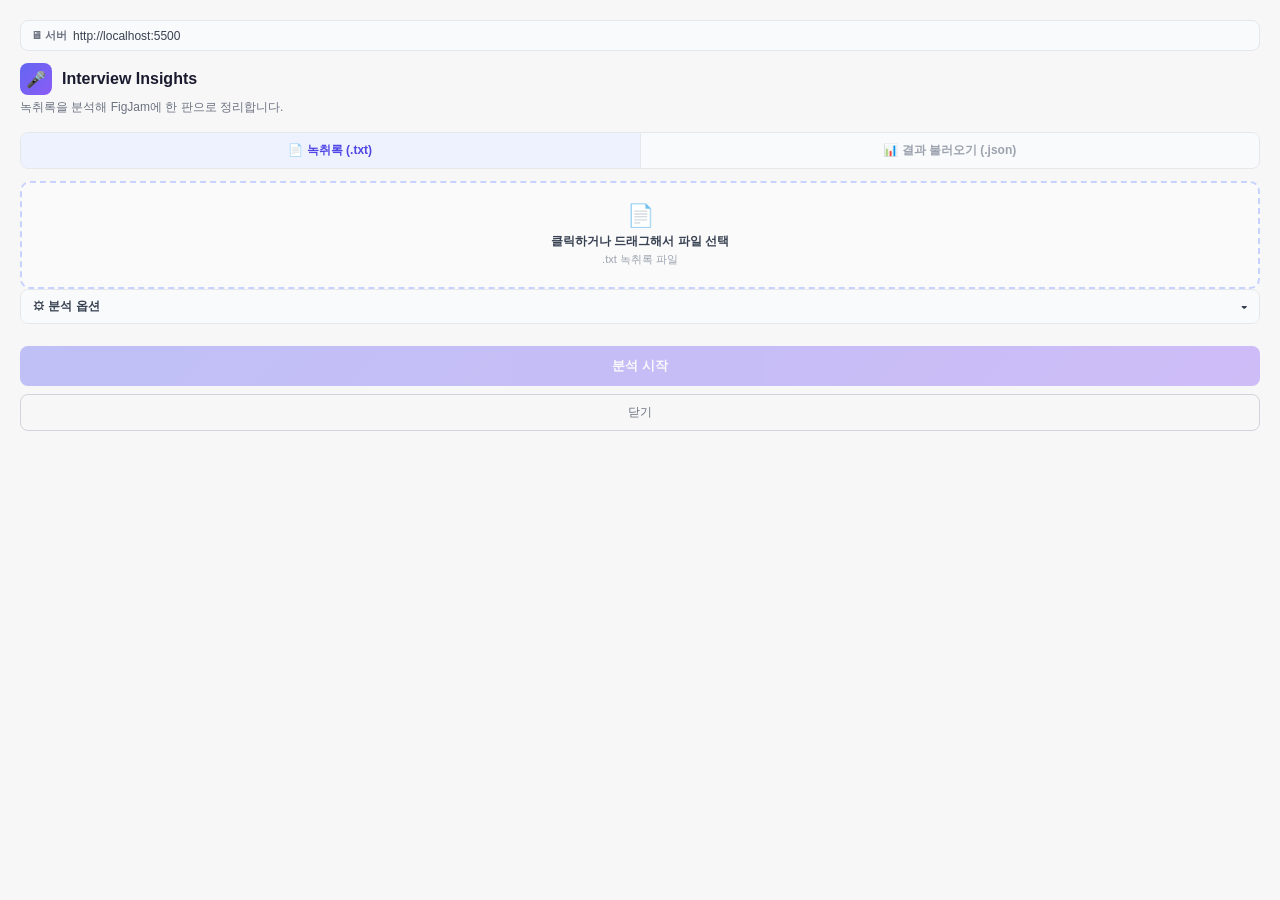
<file: figjam-plugin/ui.html>
<!DOCTYPE html>
<html lang="ko">
<head>
  <meta charset="UTF-8" />
  <style>
    *, *::before, *::after { box-sizing: border-box; margin: 0; padding: 0; }

    body {
      font-family: -apple-system, BlinkMacSystemFont, "Segoe UI", sans-serif;
      background: #f7f7f8;
      padding: 20px;
      font-size: 13px;
      color: #1a1a2e;
    }

    .logo { display: flex; align-items: center; gap: 10px; margin-bottom: 4px; }
    .logo-icon {
      width: 32px; height: 32px;
      background: linear-gradient(135deg, #6366f1, #8b5cf6);
      border-radius: 8px; display: flex; align-items: center;
      justify-content: center; color: #fff; font-size: 16px;
    }
    h1 { font-size: 16px; font-weight: 700; }
    .subtitle { color: #6b7280; font-size: 12px; margin-bottom: 16px; }

    /* ── Tabs ─────────────────────────────────── */
    .tabs {
      display: flex; border: 1px solid #e5e7eb;
      border-radius: 8px; overflow: hidden; margin-bottom: 12px;
    }
    .tab-btn {
      flex: 1; padding: 9px 4px; border: none; background: #f9fafb;
      font-size: 12px; font-weight: 600; color: #9ca3af;
      cursor: pointer; border-right: 1px solid #e5e7eb;
    }
    .tab-btn:last-child { border-right: none; }
    .tab-btn.active { background: #eef2ff; color: #4f46e5; }
    .tab-panel { display: none; }
    .tab-panel.active { display: block; }

    /* ── Drop zone ────────────────────────────── */
    .dropzone {
      border: 2px dashed #c7d2fe; border-radius: 10px;
      padding: 20px 12px; text-align: center; cursor: pointer;
      background: #fafafa; transition: border-color .2s, background .2s;
      position: relative;
    }
    .dropzone.hover  { border-color: #6366f1; background: #eef2ff; }
    .dropzone.loaded { border-color: #10b981; background: #f0fdf4; }
    .dropzone input[type="file"] {
      position: absolute; inset: 0; opacity: 0; cursor: pointer;
      width: 100%; height: 100%;
    }
    .drop-icon  { font-size: 22px; margin-bottom: 4px; }
    .drop-title { font-size: 12px; font-weight: 600; color: #374151; }
    .drop-hint  { font-size: 11px; color: #9ca3af; margin-top: 2px; }

    .file-badge {
      display: none; align-items: center; gap: 8px; margin-top: 8px;
      padding: 7px 10px; background: #f3f4f6; border-radius: 6px;
    }
    .file-badge.visible { display: flex; }
    .file-badge-name { font-size: 12px; font-weight: 600; flex: 1;
      overflow: hidden; text-overflow: ellipsis; white-space: nowrap; }
    .remove-btn {
      background: none; border: none; cursor: pointer;
      color: #9ca3af; font-size: 14px; padding: 2px 4px;
    }
    .remove-btn:hover { color: #ef4444; }

    /* ── Options section ──────────────────────── */
    .options-section {
      border: 1px solid #e5e7eb; border-radius: 8px;
      margin-bottom: 10px; overflow: hidden;
    }
    .options-header {
      display: flex; justify-content: space-between; align-items: center;
      padding: 8px 12px; background: #f9fafb; cursor: pointer;
      font-size: 12px; font-weight: 600; color: #374151;
    }
    .options-header:hover { background: #f3f4f6; }
    .options-body { padding: 10px 12px; background: #fff; }
    .option-row {
      display: flex; justify-content: space-between; align-items: center;
      margin-bottom: 8px;
    }
    .option-row:last-child { margin-bottom: 0; }
    .option-label { font-size: 11px; font-weight: 600; color: #6b7280; }

    /* Segmented control */
    .seg-group {
      display: flex; border: 1px solid #e5e7eb; border-radius: 6px; overflow: hidden;
    }
    .seg-btn {
      padding: 4px 9px; border: none; background: #f9fafb;
      font-size: 11px; font-weight: 600; color: #9ca3af;
      cursor: pointer; border-right: 1px solid #e5e7eb;
    }
    .seg-btn:last-child { border-right: none; }
    .seg-btn.active { background: #eef2ff; color: #4f46e5; }

    /* Toggle */
    .toggle-wrap {
      position: relative; display: inline-block; width: 36px; height: 20px;
    }
    .toggle-wrap input { opacity: 0; width: 0; height: 0; position: absolute; }
    .toggle-slider {
      position: absolute; cursor: pointer; top: 0; left: 0; right: 0; bottom: 0;
      background-color: #d1d5db; transition: .2s; border-radius: 20px;
    }
    .toggle-slider:before {
      position: absolute; content: ""; height: 14px; width: 14px;
      left: 3px; bottom: 3px; background-color: white;
      transition: .2s; border-radius: 50%;
    }
    .toggle-wrap input:checked + .toggle-slider { background-color: #6366f1; }
    .toggle-wrap input:checked + .toggle-slider:before { transform: translateX(16px); }

    /* ── Preview ──────────────────────────────── */
    .preview {
      display: none; margin-top: 10px;
      background: #fff; border: 1px solid #e5e7eb;
      border-radius: 8px; padding: 10px 12px;
    }
    .preview.visible { display: block; }
    .preview-title { font-weight: 700; font-size: 13px; margin-bottom: 8px; }
    .badges { display: flex; gap: 6px; flex-wrap: wrap; }
    .badge { padding: 3px 9px; border-radius: 20px; font-size: 11px; font-weight: 600; }
    .badge-q  { background: #fef9c3; color: #854d0e; }
    .badge-pp { background: #fee2e2; color: #991b1b; }
    .badge-fl { background: #ede9fe; color: #5b21b6; }

    /* ── Status ───────────────────────────────── */
    .status {
      display: none; margin-top: 10px;
      padding: 9px 11px; border-radius: 7px;
      font-size: 12px; align-items: center; gap: 8px;
    }
    .status.info    { display: flex; background: #eff6ff; color: #1d4ed8; border: 1px solid #bfdbfe; }
    .status.success { display: flex; background: #f0fdf4; color: #15803d; border: 1px solid #bbf7d0; }
    .status.error   { display: flex; background: #fef2f2; color: #b91c1c; border: 1px solid #fecaca; }

    /* ── Buttons ──────────────────────────────── */
    .btn-primary {
      width: 100%; margin-top: 12px; padding: 11px;
      background: linear-gradient(135deg, #6366f1, #8b5cf6);
      color: #fff; border: none; border-radius: 8px;
      font-size: 13px; font-weight: 600; cursor: pointer;
      transition: opacity .2s;
    }
    .btn-primary:disabled { opacity: 0.38; cursor: not-allowed; }
    .btn-primary:not(:disabled):hover { opacity: 0.88; }

    .btn-secondary {
      width: 100%; margin-top: 8px; padding: 10px;
      background: #fff; border: 1px solid #6366f1;
      border-radius: 8px; font-size: 13px; font-weight: 600;
      color: #6366f1; cursor: pointer; transition: background .2s;
    }
    .btn-secondary:disabled { opacity: 0.38; cursor: not-allowed; }
    .btn-secondary:not(:disabled):hover { background: #eef2ff; }

    .btn-cancel {
      width: 100%; margin-top: 8px; padding: 9px;
      background: none; border: 1px solid #d1d5db;
      border-radius: 8px; font-size: 12px; color: #6b7280; cursor: pointer;
    }
    .btn-cancel:hover { background: #f3f4f6; }

    .spinner {
      display: inline-block; width: 12px; height: 12px;
      border: 2px solid #bfdbfe; border-top-color: #1d4ed8;
      border-radius: 50%; animation: spin .7s linear infinite;
    }
    @keyframes spin { to { transform: rotate(360deg); } }

    /* ── Server URL bar ───────────────────────── */
    .server-bar {
      display: flex; align-items: center; gap: 6px;
      background: #f9fafb; border: 1px solid #e5e7eb;
      border-radius: 8px; padding: 7px 10px; margin-bottom: 12px;
    }
    .server-bar label {
      font-size: 11px; font-weight: 600; color: #6b7280;
      white-space: nowrap; flex-shrink: 0;
    }
    .server-bar input {
      flex: 1; border: none; background: transparent;
      font-size: 12px; color: #374151; outline: none;
      min-width: 0;
    }
    .server-bar input:focus { color: #4f46e5; }
  </style>
</head>
<body>
  <div class="server-bar">
    <label>🖥 서버</label>
    <input type="text" id="serverUrl" placeholder="http://localhost:5500" spellcheck="false" />
  </div>

  <div class="logo">
    <div class="logo-icon">🎤</div>
    <h1>Interview Insights</h1>
  </div>
  <p class="subtitle">녹취록을 분석해 FigJam에 한 판으로 정리합니다.</p>

  <!-- 입력 탭 -->
  <div class="tabs">
    <button class="tab-btn active" data-tab="txt">📄 녹취록 (.txt)</button>
    <button class="tab-btn"        data-tab="json">📊 결과 불러오기 (.json)</button>
  </div>

  <!-- TXT 탭 -->
  <div class="tab-panel active" id="panel-txt">
    <div class="dropzone" id="dropzoneTxt">
      <input type="file" id="fileInputTxt" accept=".txt,text/plain" />
      <div class="drop-icon">📄</div>
      <div class="drop-title">클릭하거나 드래그해서 파일 선택</div>
      <div class="drop-hint">.txt 녹취록 파일</div>
    </div>
    <div class="file-badge" id="fileBadgeTxt">
      <span>📄</span>
      <span class="file-badge-name" id="fbNameTxt"></span>
      <button class="remove-btn" id="removeBtnTxt">✕</button>
    </div>
  </div>

  <!-- JSON 탭 -->
  <div class="tab-panel" id="panel-json">
    <div class="dropzone" id="dropzoneJson">
      <input type="file" id="fileInputJson" accept=".json,application/json" />
      <div class="drop-icon">📊</div>
      <div class="drop-title">클릭하거나 드래그해서 파일 선택</div>
      <div class="drop-hint">이전에 다운로드한 분석 결과 .json 파일</div>
    </div>
    <div class="file-badge" id="fileBadgeJson">
      <span>📊</span>
      <span class="file-badge-name" id="fbNameJson"></span>
      <button class="remove-btn" id="removeBtnJson">✕</button>
    </div>
  </div>

  <!-- 분석 옵션 (txt 탭에서만 표시) -->
  <div class="options-section" id="optionsSection">
    <div class="options-header" id="optionsHeader">
      <span>⚙ 분석 옵션</span>
      <span id="optionsArrow">▾</span>
    </div>
    <div class="options-body" id="optionsBody" style="display:none">
      <div class="option-row">
        <span class="option-label">클러스터링</span>
        <div class="seg-group" id="clusteringGroup">
          <button class="seg-btn" data-value="fine"   title="더 많은 항목, 세밀하게 분류">세밀</button>
          <button class="seg-btn active" data-value="normal" title="기본 설정">보통</button>
          <button class="seg-btn" data-value="coarse" title="핵심 항목만, 큰 단위로 묶기">광범위</button>
        </div>
      </div>
      <div class="option-row">
        <span class="option-label">플로우 분석</span>
        <label class="toggle-wrap">
          <input type="checkbox" id="flowToggle" checked>
          <span class="toggle-slider"></span>
        </label>
      </div>
      <div class="option-row">
        <span class="option-label">집중 영역</span>
        <div class="seg-group" id="focusGroup">
          <button class="seg-btn active" data-value="balanced" title="질문·페인포인트·플로우 균형">균형</button>
          <button class="seg-btn" data-value="pain"     title="페인포인트 위주로 상세 분석">페인포인트</button>
          <button class="seg-btn" data-value="flow"     title="프로세스 흐름 위주로 분석">플로우</button>
        </div>
      </div>
    </div>
  </div>

  <div class="preview" id="preview">
    <div class="preview-title" id="previewTitle"></div>
    <div class="badges">
      <span class="badge badge-q"  id="badgeQ"></span>
      <span class="badge badge-pp" id="badgePP"></span>
      <span class="badge badge-fl" id="badgeFL"></span>
    </div>
  </div>

  <div class="status" id="status"></div>

  <button class="btn-primary"   id="analyzeBtn">분석 시작</button>
  <button class="btn-primary"   id="createBtn"  style="display:none">FigJam 보드 생성</button>
  <button class="btn-secondary" id="downloadBtn" style="display:none">JSON 다운로드</button>
  <button class="btn-cancel"    id="cancelBtn">닫기</button>

<script>
var transcriptText = "";
var transcriptName = "";
var resultData     = null;
var activeTab      = "txt";

// ── 서버 URL 설정 ─────────────────────────────
var SERVER_KEY = "interview_insights_server_url";
var serverUrlEl = document.getElementById("serverUrl");
serverUrlEl.value = localStorage.getItem(SERVER_KEY) || "http://localhost:5500";
serverUrlEl.addEventListener("change", function() {
  localStorage.setItem(SERVER_KEY, serverUrlEl.value.trim());
});

function getServerUrl() {
  return serverUrlEl.value.trim().replace(/\/$/, "");
}

var dropzoneTxt   = document.getElementById("dropzoneTxt");
var fileInputTxt  = document.getElementById("fileInputTxt");
var fileBadgeTxt  = document.getElementById("fileBadgeTxt");
var fbNameTxt     = document.getElementById("fbNameTxt");
var removeBtnTxt  = document.getElementById("removeBtnTxt");

var dropzoneJson  = document.getElementById("dropzoneJson");
var fileInputJson = document.getElementById("fileInputJson");
var fileBadgeJson = document.getElementById("fileBadgeJson");
var fbNameJson    = document.getElementById("fbNameJson");
var removeBtnJson = document.getElementById("removeBtnJson");

var optionsSection = document.getElementById("optionsSection");
var optionsHeader  = document.getElementById("optionsHeader");
var optionsBody    = document.getElementById("optionsBody");
var optionsArrow   = document.getElementById("optionsArrow");
var flowToggle     = document.getElementById("flowToggle");

var preview    = document.getElementById("preview");
var prevTitle  = document.getElementById("previewTitle");
var badgeQ     = document.getElementById("badgeQ");
var badgePP    = document.getElementById("badgePP");
var badgeFL    = document.getElementById("badgeFL");
var statusEl   = document.getElementById("status");
var analyzeBtn = document.getElementById("analyzeBtn");
var createBtn  = document.getElementById("createBtn");
var downloadBtn= document.getElementById("downloadBtn");
var cancelBtn  = document.getElementById("cancelBtn");

// ── 탭 전환 ──────────────────────────────────
document.querySelectorAll(".tab-btn").forEach(function(btn) {
  btn.addEventListener("click", function() {
    var tab = btn.dataset.tab;
    if (tab === activeTab) return;
    activeTab = tab;

    document.querySelectorAll(".tab-btn").forEach(function(b) { b.classList.remove("active"); });
    document.querySelectorAll(".tab-panel").forEach(function(p) { p.classList.remove("active"); });
    btn.classList.add("active");
    document.getElementById("panel-" + tab).classList.add("active");

    // 상태 초기화
    transcriptText = "";
    transcriptName = "";
    resultData     = null;
    fileBadgeTxt.classList.remove("visible");
    dropzoneTxt.classList.remove("loaded");
    fileInputTxt.value = "";
    fileBadgeJson.classList.remove("visible");
    dropzoneJson.classList.remove("loaded");
    fileInputJson.value = "";
    preview.classList.remove("visible");
    clearStatus();
    createBtn.style.display  = "none";
    downloadBtn.style.display = "none";

    if (tab === "txt") {
      analyzeBtn.style.display   = "";
      optionsSection.style.display = "";
      updateAnalyzeBtn();
    } else {
      analyzeBtn.style.display   = "none";
      optionsSection.style.display = "none";
    }
  });
});

// ── TXT 파일 업로드 ───────────────────────────
dropzoneTxt.addEventListener("dragover",  function(e) { e.preventDefault(); dropzoneTxt.classList.add("hover"); });
dropzoneTxt.addEventListener("dragleave", function()  { dropzoneTxt.classList.remove("hover"); });
dropzoneTxt.addEventListener("drop", function(e) {
  e.preventDefault();
  dropzoneTxt.classList.remove("hover");
  loadTxtFile(e.dataTransfer.files[0]);
});
fileInputTxt.addEventListener("change", function() { loadTxtFile(fileInputTxt.files[0]); });

function loadTxtFile(file) {
  if (!file) return;
  var ext = file.name.split(".").pop().toLowerCase();
  if (ext !== "txt") { showStatus("error", "텍스트 파일(.txt)만 지원됩니다."); return; }
  var reader = new FileReader();
  reader.onload = function(e) {
    transcriptText = e.target.result;
    transcriptName = file.name;
    fbNameTxt.textContent = file.name;
    fileBadgeTxt.classList.add("visible");
    dropzoneTxt.classList.add("loaded");
    clearStatus();
    updateAnalyzeBtn();
  };
  reader.readAsText(file, "utf-8");
}

removeBtnTxt.addEventListener("click", function(e) {
  e.stopPropagation();
  transcriptText = ""; transcriptName = "";
  fileBadgeTxt.classList.remove("visible");
  dropzoneTxt.classList.remove("loaded");
  fileInputTxt.value = "";
  updateAnalyzeBtn();
});

// ── JSON 파일 업로드 ──────────────────────────
dropzoneJson.addEventListener("dragover",  function(e) { e.preventDefault(); dropzoneJson.classList.add("hover"); });
dropzoneJson.addEventListener("dragleave", function()  { dropzoneJson.classList.remove("hover"); });
dropzoneJson.addEventListener("drop", function(e) {
  e.preventDefault();
  dropzoneJson.classList.remove("hover");
  loadJsonFile(e.dataTransfer.files[0]);
});
fileInputJson.addEventListener("change", function() { loadJsonFile(fileInputJson.files[0]); });

function loadJsonFile(file) {
  if (!file) return;
  var ext = file.name.split(".").pop().toLowerCase();
  if (ext !== "json") { showStatus("error", "JSON 파일(.json)만 지원됩니다."); return; }
  var reader = new FileReader();
  reader.onload = function(e) {
    try {
      var data = JSON.parse(e.target.result);
      resultData = data;
      fbNameJson.textContent = file.name;
      fileBadgeJson.classList.add("visible");
      dropzoneJson.classList.add("loaded");
      showPreview(data);
      showStatus("success", "✅ 분석 결과 로드 완료 — 바로 보드를 생성할 수 있습니다.");
      createBtn.style.display   = "";
      downloadBtn.style.display = "";
      createBtn.disabled = false;
    } catch(err) {
      showStatus("error", "❌ JSON 파싱 오류: " + err.message);
    }
  };
  reader.readAsText(file, "utf-8");
}

removeBtnJson.addEventListener("click", function(e) {
  e.stopPropagation();
  resultData = null;
  fileBadgeJson.classList.remove("visible");
  dropzoneJson.classList.remove("loaded");
  fileInputJson.value = "";
  preview.classList.remove("visible");
  clearStatus();
  createBtn.style.display   = "none";
  downloadBtn.style.display = "none";
});

// ── 분석 옵션 (접기/펼치기) ───────────────────
optionsHeader.addEventListener("click", function() {
  var isOpen = optionsBody.style.display !== "none";
  optionsBody.style.display = isOpen ? "none" : "";
  optionsArrow.textContent  = isOpen ? "▾" : "▴";
});

// 세그먼트 버튼 토글
document.querySelectorAll("#clusteringGroup .seg-btn").forEach(function(btn) {
  btn.addEventListener("click", function() {
    document.querySelectorAll("#clusteringGroup .seg-btn").forEach(function(b) { b.classList.remove("active"); });
    btn.classList.add("active");
  });
});

document.querySelectorAll("#focusGroup .seg-btn").forEach(function(btn) {
  btn.addEventListener("click", function() {
    document.querySelectorAll("#focusGroup .seg-btn").forEach(function(b) { b.classList.remove("active"); });
    btn.classList.add("active");
  });
});

function getOptions() {
  var clusterBtn = document.querySelector("#clusteringGroup .seg-btn.active");
  var focusBtn   = document.querySelector("#focusGroup .seg-btn.active");
  return {
    clustering:    clusterBtn ? clusterBtn.dataset.value : "normal",
    include_flows: flowToggle.checked,
    focus:         focusBtn ? focusBtn.dataset.value : "balanced"
  };
}

function updateAnalyzeBtn() {
  analyzeBtn.disabled = !transcriptText;
}
analyzeBtn.disabled = true;

// ── 분석 요청 ─────────────────────────────────
analyzeBtn.addEventListener("click", function() {
  if (!transcriptText) return;
  analyzeBtn.disabled = true;

  var wordCount  = transcriptText.split(/\s+/).filter(Boolean).length;
  var chunkCount = Math.ceil(wordCount / 4000);
  showStatus("info", '<span class="spinner"></span>&nbsp; 분석 중… (' + wordCount.toLocaleString() + '단어' + (chunkCount > 1 ? ', ' + chunkCount + '개 청크' : '') + ')');

  fetch(getServerUrl() + "/analyze", {
    method: "POST",
    headers: { "content-type": "application/json" },
    body: JSON.stringify({ transcript: transcriptText, source_name: transcriptName, options: getOptions() })
  })
  .then(function(resp) {
    if (!resp.ok) {
      return resp.json().then(function(e) { throw new Error(e.error || ("HTTP " + resp.status)); });
    }
    return resp.json();
  })
  .then(function(data) {
    resultData = data;
    showPreview(data);
    showStatus("success", "✅ 분석 완료!");
    analyzeBtn.style.display  = "none";
    createBtn.style.display   = "";
    downloadBtn.style.display = "";
    createBtn.disabled = false;
  })
  .catch(function(err) {
    showStatus("error", "❌ " + err.message);
    analyzeBtn.disabled = false;
  });
});

function showPreview(data) {
  prevTitle.textContent = data.interview_title || "(제목 없음)";
  badgeQ.textContent  = "💬 질문 "       + (data.questions   || []).length + "개";
  badgePP.textContent = "⚠️ 페인포인트 " + (data.pain_points || []).length + "개";
  badgeFL.textContent = "🔀 플로우 "      + (data.flows       || []).length + "개";
  preview.classList.add("visible");
}

// ── FigJam 보드 생성 ──────────────────────────
createBtn.addEventListener("click", function() {
  if (!resultData) return;
  createBtn.disabled = true;
  showStatus("info", '<span class="spinner"></span>&nbsp; 보드 생성 중…');
  parent.postMessage({ pluginMessage: { type: "CREATE_BOARD", data: resultData } }, "*");
});

// ── JSON 다운로드 ─────────────────────────────
downloadBtn.addEventListener("click", function() {
  if (!resultData) return;
  var filename = (resultData.interview_title || "interview").replace(/\s+/g, "_") + "_analysis.json";
  var blob = new Blob([JSON.stringify(resultData, null, 2)], { type: "application/json" });
  var url  = URL.createObjectURL(blob);
  var a    = document.createElement("a");
  a.href     = url;
  a.download = filename;
  a.click();
  URL.revokeObjectURL(url);
});

cancelBtn.addEventListener("click", function() {
  parent.postMessage({ pluginMessage: { type: "CLOSE" } }, "*");
});

// ── code.js 메시지 수신 ───────────────────────
window.onmessage = function(e) {
  var msg = e.data.pluginMessage;
  if (!msg) return;
  if (msg.type === "STATUS") showStatus("info", '<span class="spinner"></span>&nbsp; ' + msg.message);
  if (msg.type === "DONE")   { showStatus("success", "✅ FigJam 보드 생성 완료!"); createBtn.disabled = false; }
  if (msg.type === "ERROR")  { showStatus("error", "❌ 오류: " + msg.message); createBtn.disabled = false; }
};

function showStatus(type, html) {
  statusEl.className = "status " + type;
  statusEl.innerHTML = html;
}
function clearStatus() {
  statusEl.className = "status";
  statusEl.innerHTML = "";
}
</script>
</body>
</html>
</file>
